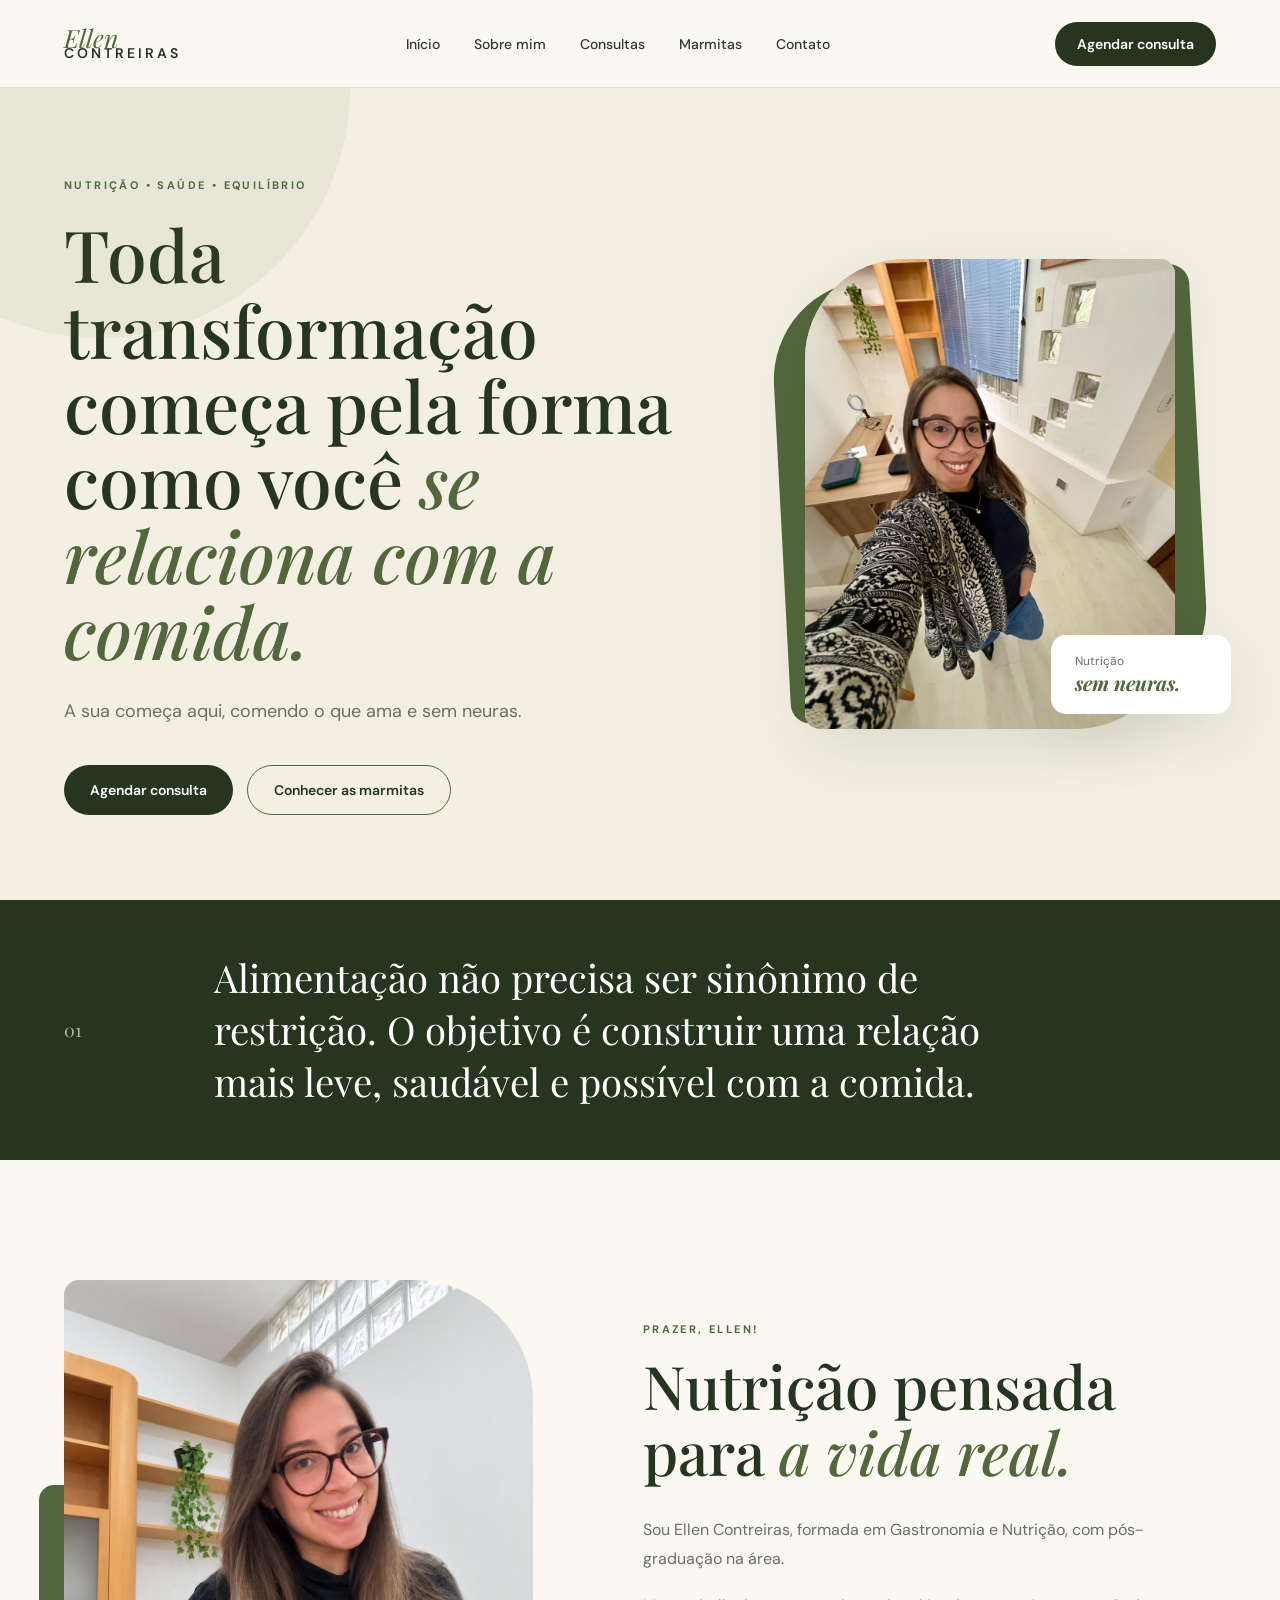
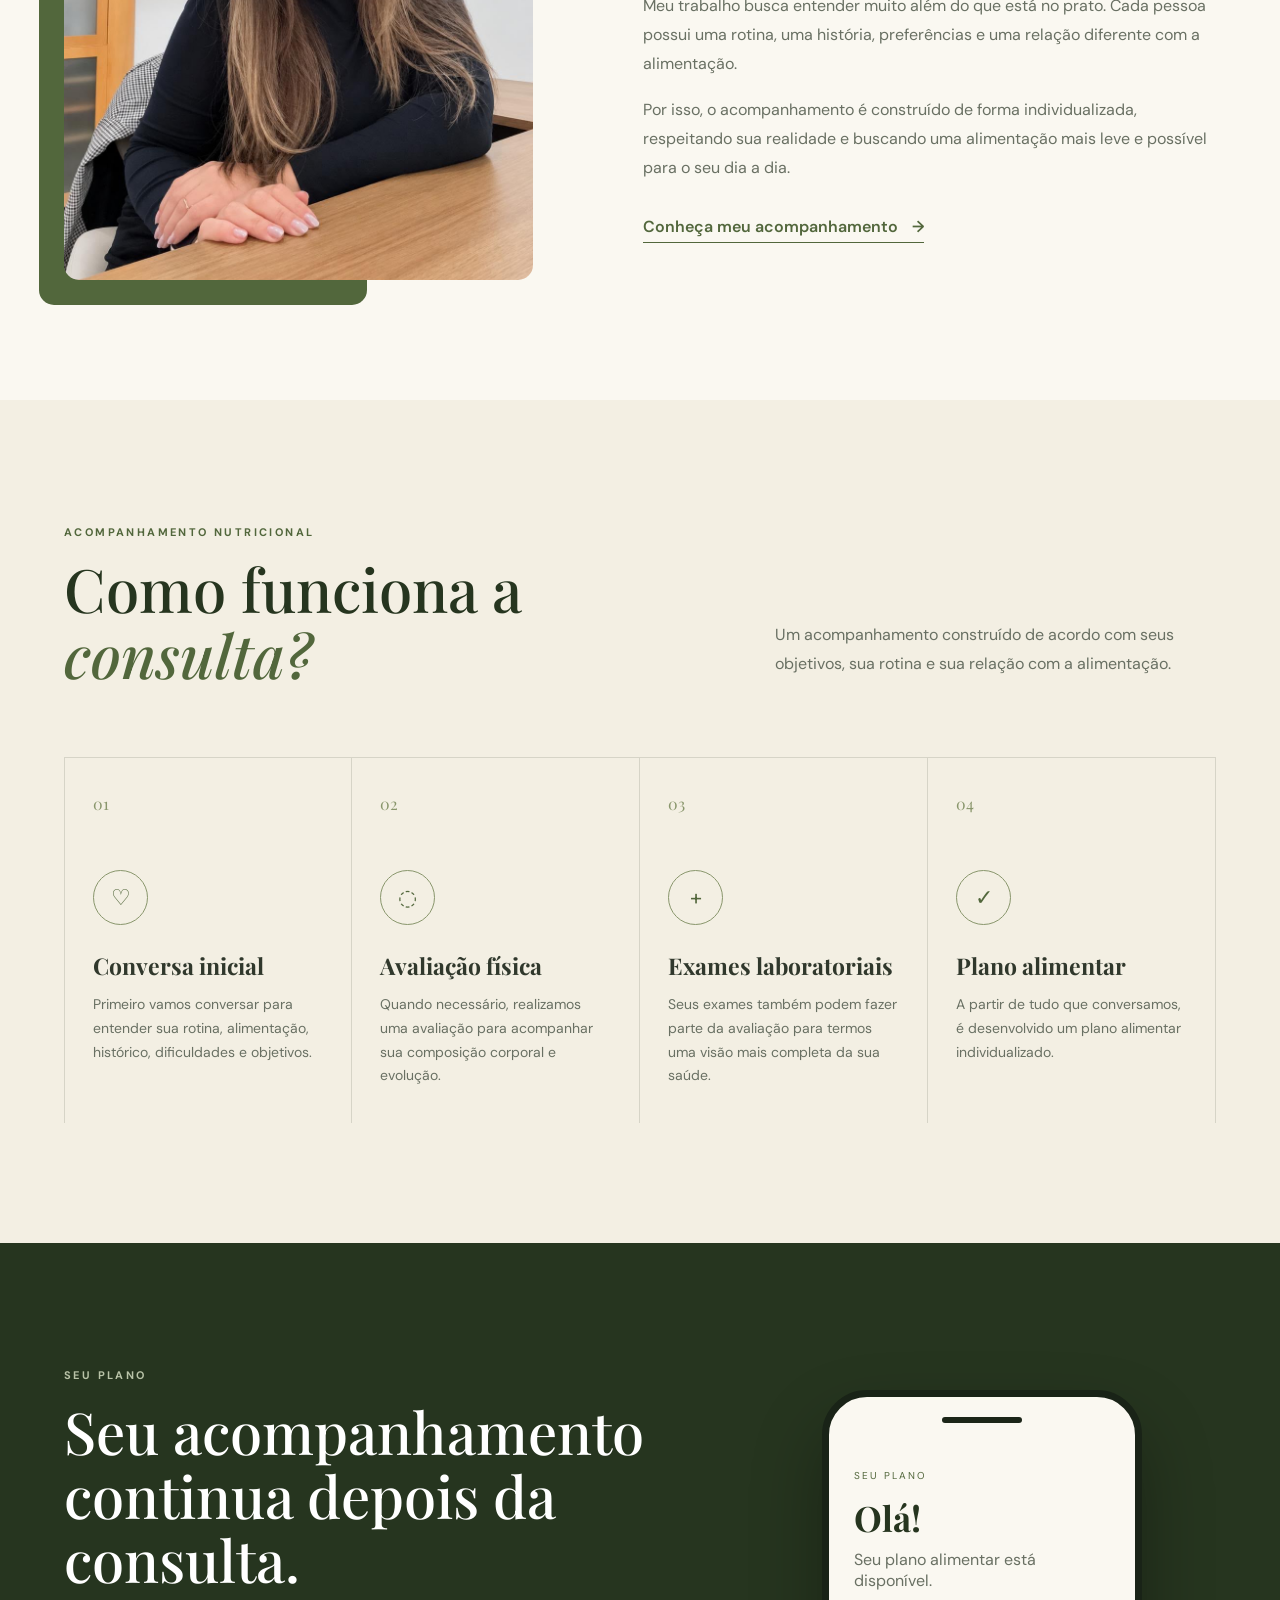
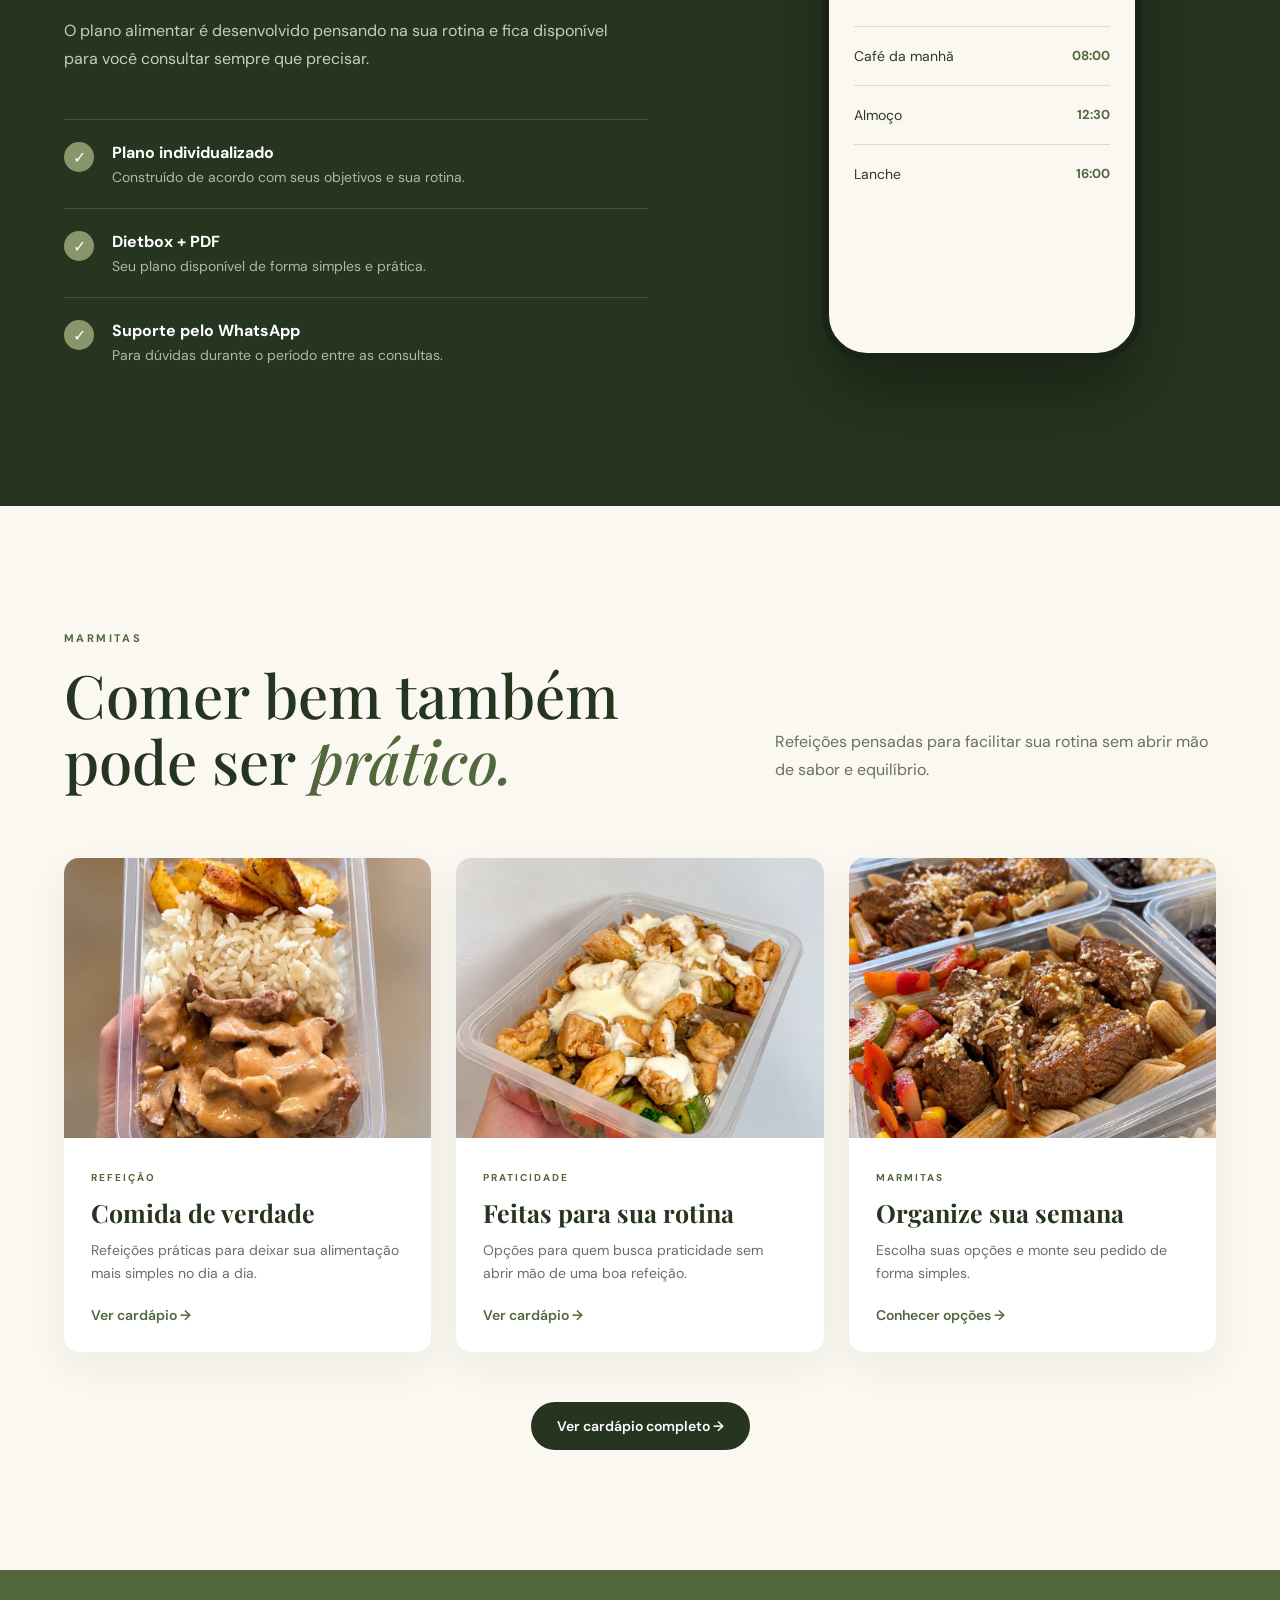
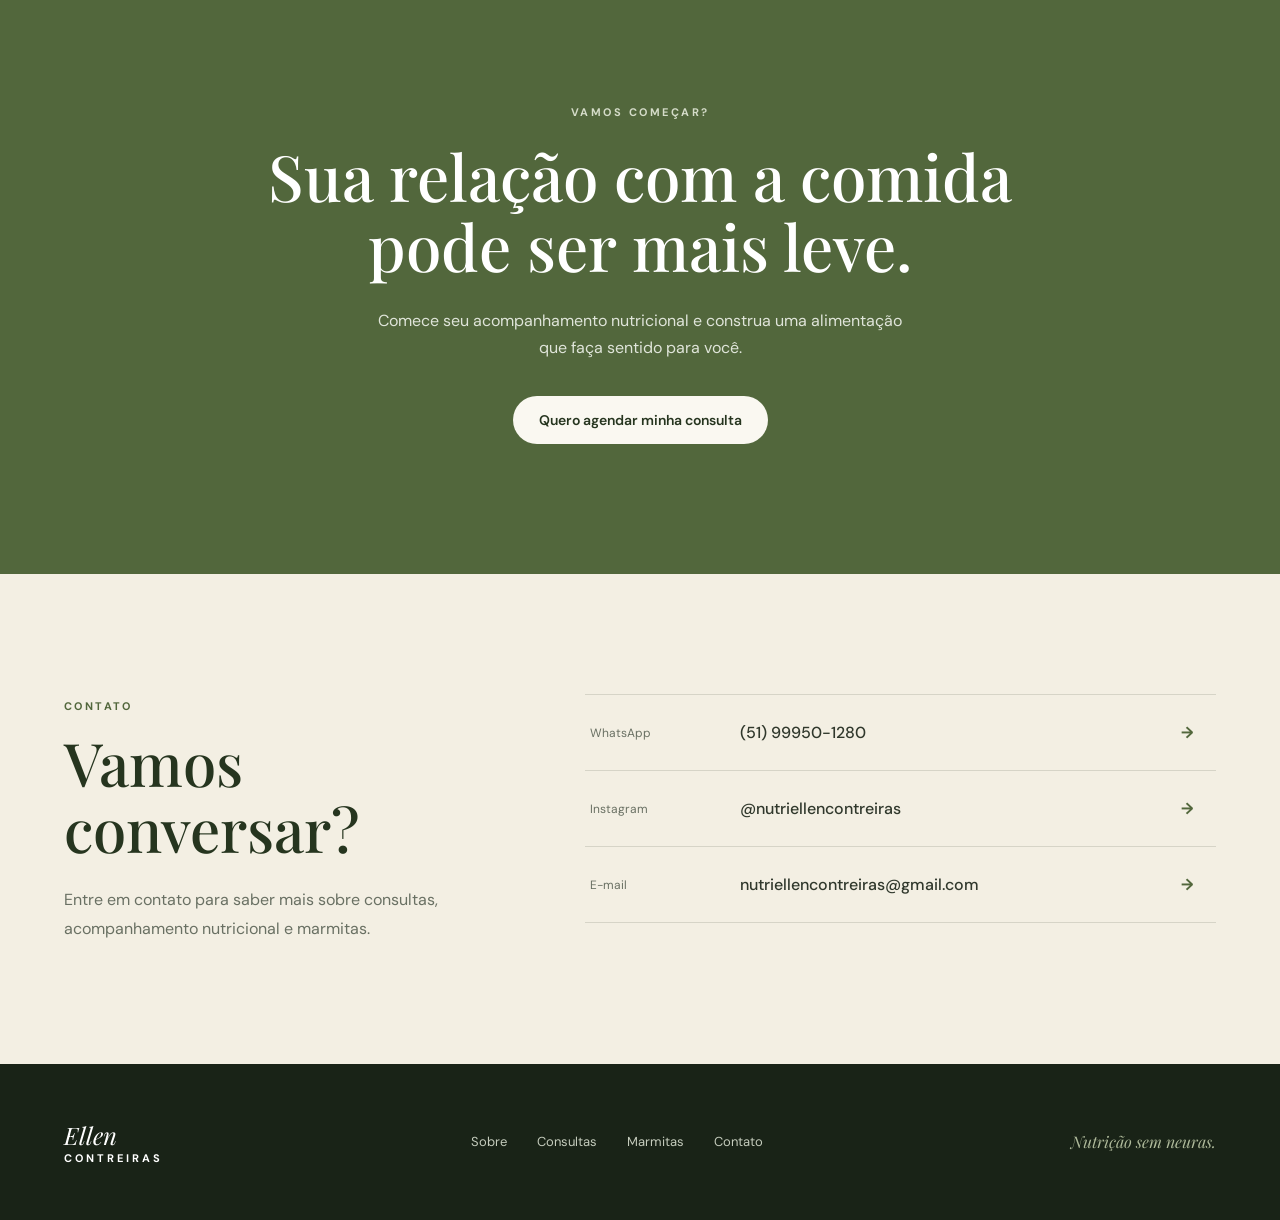
<file: index.html>
<!DOCTYPE html>
<html lang="pt-BR">

<head>

    <meta charset="UTF-8">
    <meta name="viewport" content="width=device-width, initial-scale=1.0">

    <title>Ellen Contreiras | Nutricionista</title>

    <meta
        name="description"
        content="Nutrição individualizada, acompanhamento nutricional e alimentação sem neuras."
    >

    <link rel="stylesheet" href="style.css">

</head>


<body>


    <!-- =========================
         HEADER
    ========================== -->

    <header class="header">

        <div class="container nav">

            <a href="#inicio" class="logo">
                <span class="logo-name">Ellen</span>
                <span class="logo-lastname">Contreiras</span>
            </a>


            <nav class="nav-links" id="navLinks">

                <a href="#inicio">Início</a>

                <a href="#sobre">Sobre mim</a>

                <a href="#consultas">Consultas</a>

                <a href="#marmitas">Marmitas</a>

                <a href="#contato">Contato</a>

            </nav>


            <a href="#contato" class="btn-header">
                Agendar consulta
            </a>


            <button
                class="menu-mobile"
                id="menuMobile"
                aria-label="Abrir menu"
                aria-expanded="false"
            >
                ☰
            </button>

        </div>

    </header>



    <main>


        <!-- =========================
             HERO
        ========================== -->

        <section class="hero" id="inicio">

            <div class="container hero-container">


                <div class="hero-text">

                    <span class="eyebrow">
                        NUTRIÇÃO • SAÚDE • EQUILÍBRIO
                    </span>


                    <h1>

                        Toda transformação começa pela forma como você

                        <span>
                            se relaciona com a comida.
                        </span>

                    </h1>


                    <p class="hero-description">

                        A sua começa aqui, comendo o que ama

                        e sem neuras.

                    </p>


                    <div class="hero-buttons">

                        <a href="#contato" class="btn-primary">
                            Agendar consulta
                        </a>


                        <a href="#marmitas" class="btn-outline">
                            Conhecer as marmitas
                        </a>

                    </div>

                </div>



                <!-- FOTO PRINCIPAL -->

                <div class="hero-visual">

                    <div class="hero-shape"></div>


                    <div class="hero-photo">

                        <img
                            src="Imagens/Imagens ellen/Foto Ellen 1.jpg"
                            alt="Nutricionista Ellen Contreiras"
                        >

                    </div>


                    <div class="hero-badge">

                        <span>Nutrição</span>

                        <strong>
                            sem neuras.
                        </strong>

                    </div>

                </div>

            </div>

        </section>



        <!-- =========================
             MANIFESTO
        ========================== -->

        <section class="manifesto">

            <div class="container manifesto-content">

                <span>01</span>

                <p>

                    Alimentação não precisa ser sinônimo de

                    restrição. O objetivo é construir uma relação

                    mais leve, saudável e possível com a comida.

                </p>

            </div>

        </section>



        <!-- =========================
             SOBRE
        ========================== -->

        <section class="section about-section" id="sobre">

            <div class="container about-grid">


                <div class="about-image">

                    <div class="image-placeholder">

                        <img
                            src="Imagens/Imagens ellen/Foto Ellen 2.jpg"
                            alt="Ellen Contreiras"
                        >

                    </div>

                    <div class="about-decoration"></div>

                </div>



                <div class="about-content">

                    <span class="section-label">
                        PRAZER, ELLEN!
                    </span>


                    <h2>

                        Nutrição pensada para

                        <em>a vida real.</em>

                    </h2>


                    <p>

                        Sou Ellen Contreiras, formada em Gastronomia

                        e Nutrição, com pós-graduação na área.

                    </p>


                    <p>

                        Meu trabalho busca entender muito além do que

                        está no prato. Cada pessoa possui uma rotina,

                        uma história, preferências e uma relação

                        diferente com a alimentação.

                    </p>


                    <p>

                        Por isso, o acompanhamento é construído de

                        forma individualizada, respeitando sua realidade

                        e buscando uma alimentação mais leve e possível

                        para o seu dia a dia.

                    </p>


                    <a href="#consultas" class="text-link">

                        Conheça meu acompanhamento

                        <span>→</span>

                    </a>

                </div>

            </div>

        </section>



        <!-- =========================
             CONSULTAS
        ========================== -->

        <section class="section consultations" id="consultas">

            <div class="container">


                <div class="section-heading">

                    <div>

                        <span class="section-label">
                            ACOMPANHAMENTO NUTRICIONAL
                        </span>


                        <h2>

                            Como funciona a

                            <em>consulta?</em>

                        </h2>

                    </div>


                    <p>

                        Um acompanhamento construído de acordo

                        com seus objetivos, sua rotina e sua

                        relação com a alimentação.

                    </p>

                </div>



                <div class="steps">


                    <article class="step-card">

                        <span class="step-number">
                            01
                        </span>


                        <div class="step-icon">
                            ♡
                        </div>


                        <h3>
                            Conversa inicial
                        </h3>


                        <p>

                            Primeiro vamos conversar para entender

                            sua rotina, alimentação, histórico,

                            dificuldades e objetivos.

                        </p>

                    </article>



                    <article class="step-card">

                        <span class="step-number">
                            02
                        </span>


                        <div class="step-icon">
                            ◌
                        </div>


                        <h3>
                            Avaliação física
                        </h3>


                        <p>

                            Quando necessário, realizamos uma avaliação

                            para acompanhar sua composição corporal

                            e evolução.

                        </p>

                    </article>



                    <article class="step-card">

                        <span class="step-number">
                            03
                        </span>


                        <div class="step-icon">
                            +
                        </div>


                        <h3>
                            Exames laboratoriais
                        </h3>


                        <p>

                            Seus exames também podem fazer parte da

                            avaliação para termos uma visão mais

                            completa da sua saúde.

                        </p>

                    </article>



                    <article class="step-card">

                        <span class="step-number">
                            04
                        </span>


                        <div class="step-icon">
                            ✓
                        </div>


                        <h3>
                            Plano alimentar
                        </h3>


                        <p>

                            A partir de tudo que conversamos, é

                            desenvolvido um plano alimentar

                            individualizado.

                        </p>

                    </article>

                </div>

            </div>

        </section>



        <!-- =========================
             PLANO ALIMENTAR
        ========================== -->

        <section class="plan-section">

            <div class="container plan-grid">


                <div class="plan-content">

                    <span class="section-label light">
                        SEU PLANO
                    </span>


                    <h2>

                        Seu acompanhamento

                        continua depois da consulta.

                    </h2>


                    <p>

                        O plano alimentar é desenvolvido pensando

                        na sua rotina e fica disponível para você

                        consultar sempre que precisar.

                    </p>



                    <div class="plan-features">


                        <div class="plan-feature">

                            <span>✓</span>

                            <div>

                                <strong>
                                    Plano individualizado
                                </strong>

                                <p>

                                    Construído de acordo com seus

                                    objetivos e sua rotina.

                                </p>

                            </div>

                        </div>



                        <div class="plan-feature">

                            <span>✓</span>

                            <div>

                                <strong>
                                    Dietbox + PDF
                                </strong>

                                <p>

                                    Seu plano disponível de forma

                                    simples e prática.

                                </p>

                            </div>

                        </div>



                        <div class="plan-feature">

                            <span>✓</span>

                            <div>

                                <strong>
                                    Suporte pelo WhatsApp
                                </strong>

                                <p>

                                    Para dúvidas durante o período

                                    entre as consultas.

                                </p>

                            </div>

                        </div>

                    </div>

                </div>



                <div class="plan-phone">

                    <div class="phone">

                        <div class="phone-top"></div>


                        <span class="phone-small">
                            SEU PLANO
                        </span>


                        <h3>
                            Olá!
                        </h3>


                        <p>

                            Seu plano alimentar

                            está disponível.

                        </p>



                        <div class="fake-meal">

                            <span>
                                Café da manhã
                            </span>

                            <strong>
                                08:00
                            </strong>

                        </div>


                        <div class="fake-meal">

                            <span>
                                Almoço
                            </span>

                            <strong>
                                12:30
                            </strong>

                        </div>


                        <div class="fake-meal">

                            <span>
                                Lanche
                            </span>

                            <strong>
                                16:00
                            </strong>

                        </div>

                    </div>

                </div>

            </div>

        </section>



        <!-- =========================
             MARMITAS
        ========================== -->

        <section class="section meals-section" id="marmitas">

            <div class="container">


                <div class="section-heading meals-heading">

                    <div>

                        <span class="section-label">
                            MARMITAS
                        </span>


                        <h2>

                            Comer bem também

                            pode ser <em>prático.</em>

                        </h2>

                    </div>


                    <p>

                        Refeições pensadas para facilitar sua rotina

                        sem abrir mão de sabor e equilíbrio.

                    </p>

                </div>



                <div class="meal-grid">


                    <!-- MARMITA 01 -->

                    <article class="meal-card">

                        <div class="meal-image">

                            <img
                                src="Imagens/Imagens ellen/Marmita Strogonoff.jpg"
                                alt="Marmita preparada por Ellen Contreiras"
                            >

                        </div>


                        <div class="meal-info">

                            <span class="meal-tag">
                                REFEIÇÃO
                            </span>


                            <h3>
                                Comida de verdade
                            </h3>


                            <p>

                                Refeições práticas para deixar

                                sua alimentação mais simples no dia a dia.

                            </p>


                            <a href="marmitas/index.html">
                                Ver cardápio →
                            </a>

                        </div>

                    </article>



                    <!-- MARMITA 02 -->

                    <article class="meal-card">

                        <div class="meal-image">

                            <img
                                src="Imagens/Imagens ellen/Marmita 2.jpg"
                                alt="Refeição preparada por Ellen Contreiras"
                            >

                        </div>


                        <div class="meal-info">

                            <span class="meal-tag">
                                PRATICIDADE
                            </span>


                            <h3>
                                Feitas para sua rotina
                            </h3>


                            <p>

                                Opções para quem busca praticidade

                                sem abrir mão de uma boa refeição.

                            </p>


                            <a href="marmitas/index.html">
                                Ver cardápio →
                            </a>

                        </div>

                    </article>



                    <!-- MARMITA 03 -->

                    <article class="meal-card">

                        <div class="meal-image">

                            <img
                                src="Imagens/Imagens ellen/Marmitas variadas.jpg"
                                alt="Marmitas prontas"
                            >

                        </div>


                        <div class="meal-info">

                            <span class="meal-tag">
                                MARMITAS
                            </span>


                            <h3>
                                Organize sua semana
                            </h3>


                            <p>

                                Escolha suas opções e monte

                                seu pedido de forma simples.

                            </p>


                            <a href="marmitas/index.html">
                                Conhecer opções →
                            </a>

                        </div>

                    </article>

                </div>



                <div class="meals-button">

                    <a
                        href="marmitas/index.html"
                        class="btn-primary"
                    >
                        Ver cardápio completo →
                    </a>

                </div>

            </div>

        </section>



        <!-- =========================
             CTA
        ========================== -->

        <section class="cta-section">

            <div class="container cta-content">

                <span>
                    VAMOS COMEÇAR?
                </span>


                <h2>

                    Sua relação com a comida

                    pode ser mais leve.

                </h2>


                <p>

                    Comece seu acompanhamento nutricional

                    e construa uma alimentação que faça

                    sentido para você.

                </p>


                <a href="#contato" class="btn-light">
                    Quero agendar minha consulta
                </a>

            </div>

        </section>



        <!-- =========================
             CONTATO
        ========================== -->

        <section class="section contact-section" id="contato">

            <div class="container contact-grid">


                <div class="contact-title">

                    <span class="section-label">
                        CONTATO
                    </span>


                    <h2>
                        Vamos conversar?
                    </h2>


                    <p>

                        Entre em contato para saber mais

                        sobre consultas, acompanhamento

                        nutricional e marmitas.

                    </p>

                </div>



                <div class="contact-list">


                    <a
                        href="https://wa.me/5551999501280"
                        target="_blank"
                        rel="noopener noreferrer"
                        class="contact-item"
                    >

                        <span>
                            WhatsApp
                        </span>

                        <strong>
                            (51) 99950-1280
                        </strong>

                        <b>→</b>

                    </a>



                    <a
                        href="https://instagram.com/nutriellencontreiras"
                        target="_blank"
                        rel="noopener noreferrer"
                        class="contact-item"
                    >

                        <span>
                            Instagram
                        </span>

                        <strong>
                            @nutriellencontreiras
                        </strong>

                        <b>→</b>

                    </a>



                    <a
                        href="mailto:nutriellencontreiras@gmail.com"
                        class="contact-item"
                    >

                        <span>
                            E-mail
                        </span>

                        <strong>
                            nutriellencontreiras@gmail.com
                        </strong>

                        <b>→</b>

                    </a>

                </div>

            </div>

        </section>

    </main>



    <!-- =========================
         FOOTER
    ========================== -->

    <footer class="footer">

        <div class="container footer-content">


            <div class="footer-logo">

                <span>
                    Ellen
                </span>

                <strong>
                    Contreiras
                </strong>

            </div>



            <div class="footer-links">

                <a href="#sobre">
                    Sobre
                </a>

                <a href="#consultas">
                    Consultas
                </a>

                <a href="#marmitas">
                    Marmitas
                </a>

                <a href="#contato">
                    Contato
                </a>

            </div>


            <p>
                Nutrição sem neuras.
            </p>

        </div>

    </footer>


    <script src="script.js"></script>

</body>

</html>
</file>
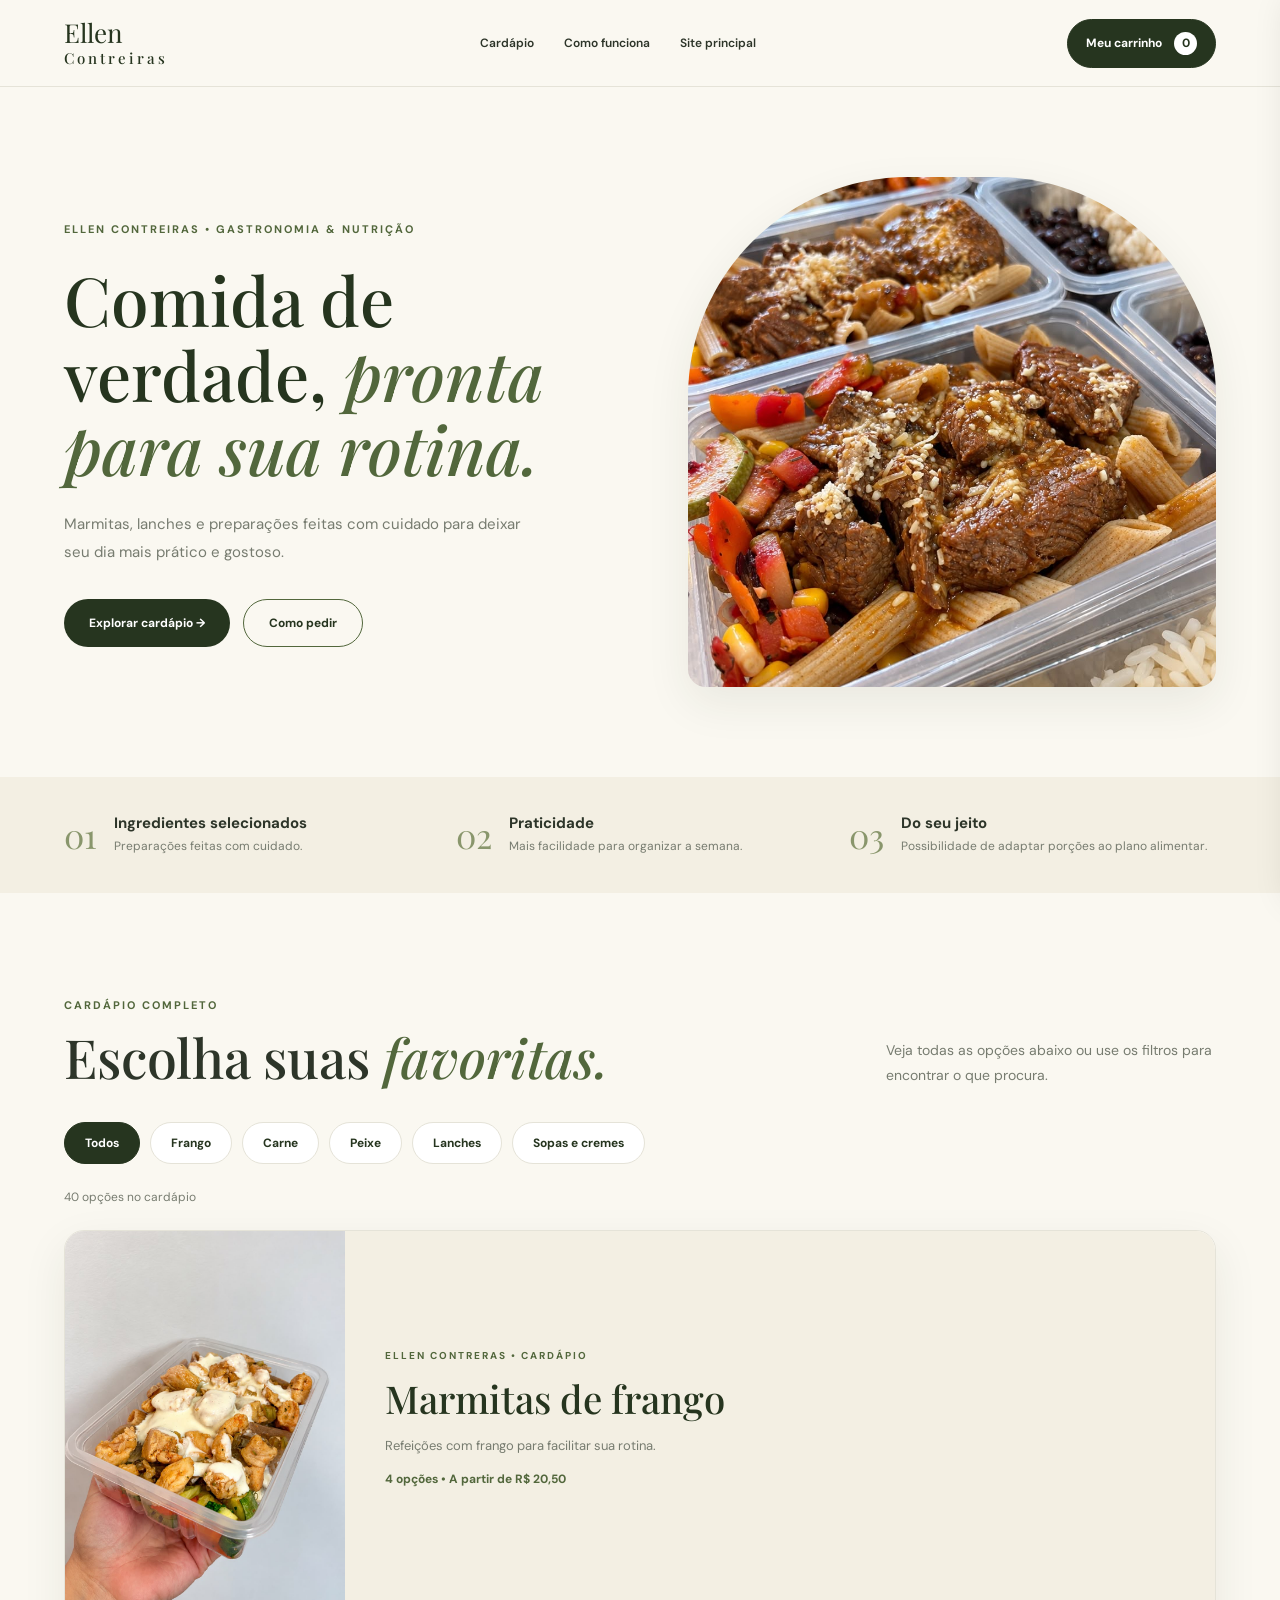
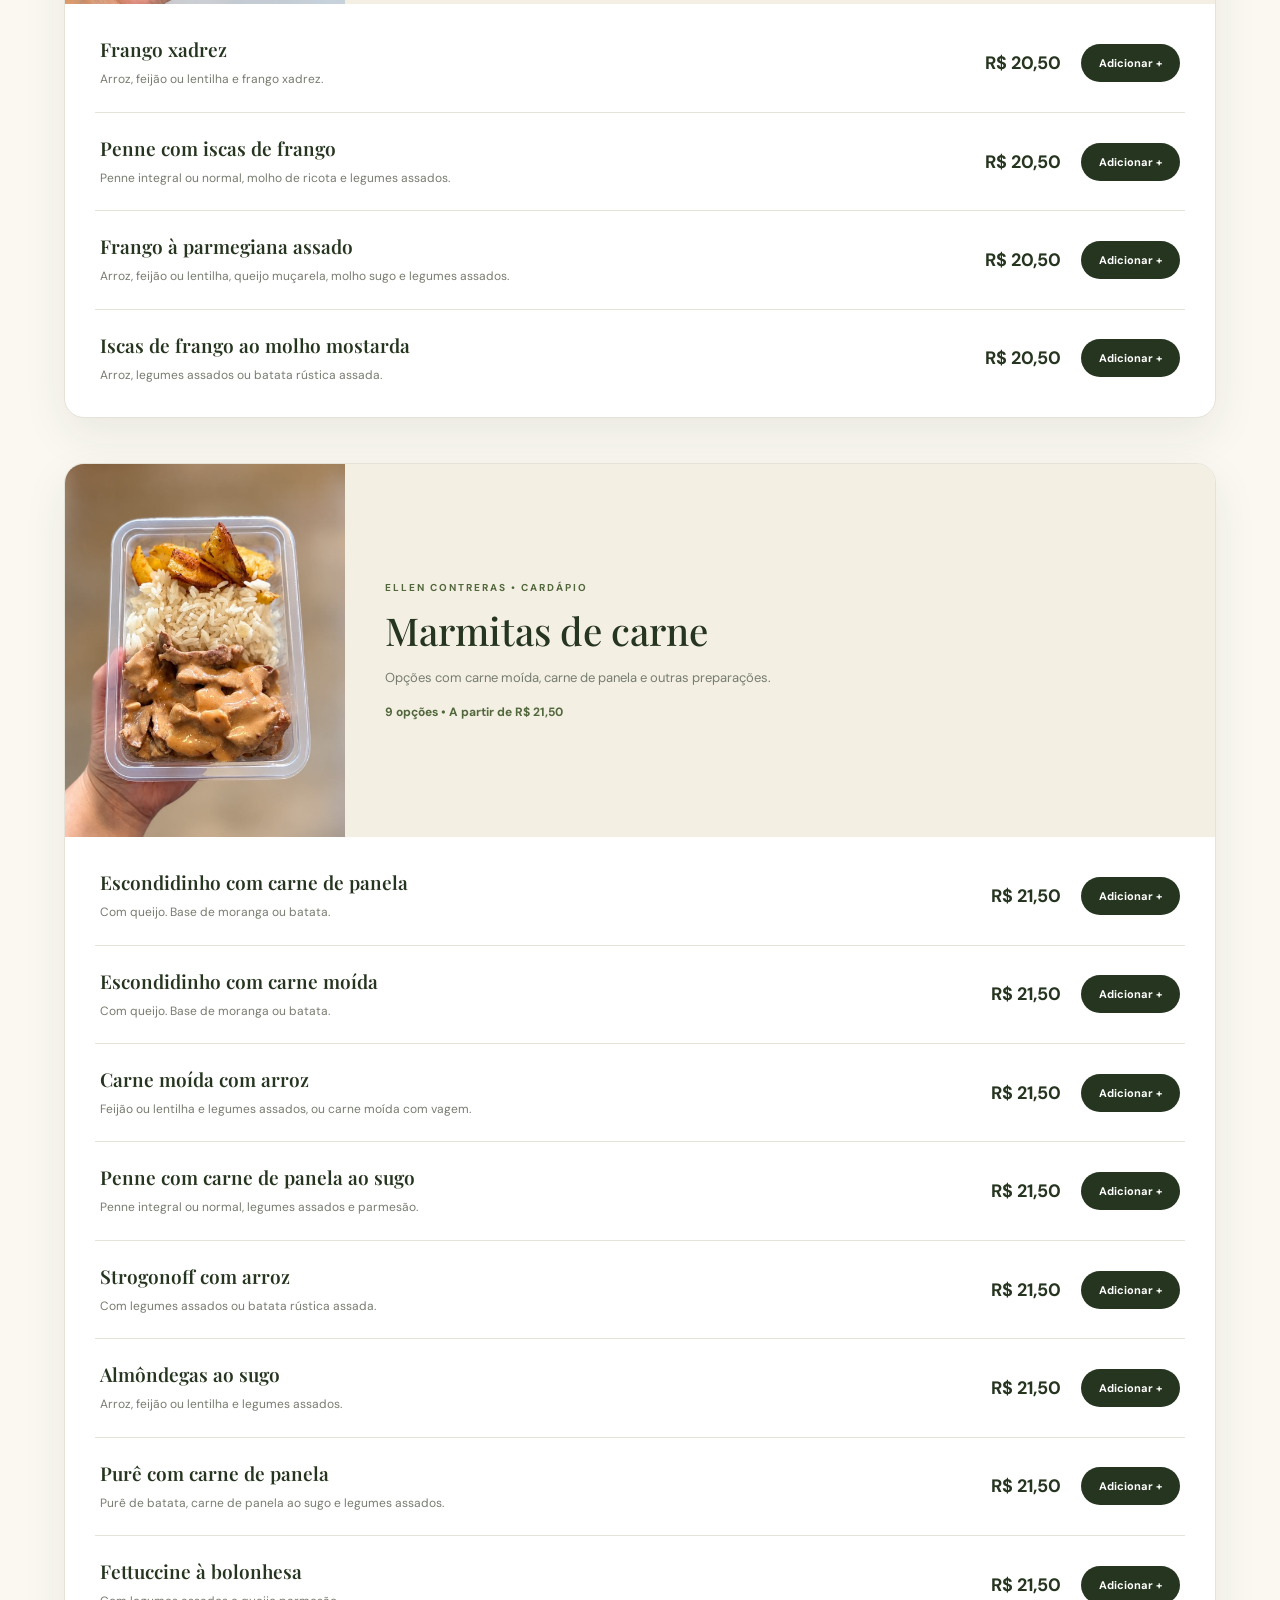
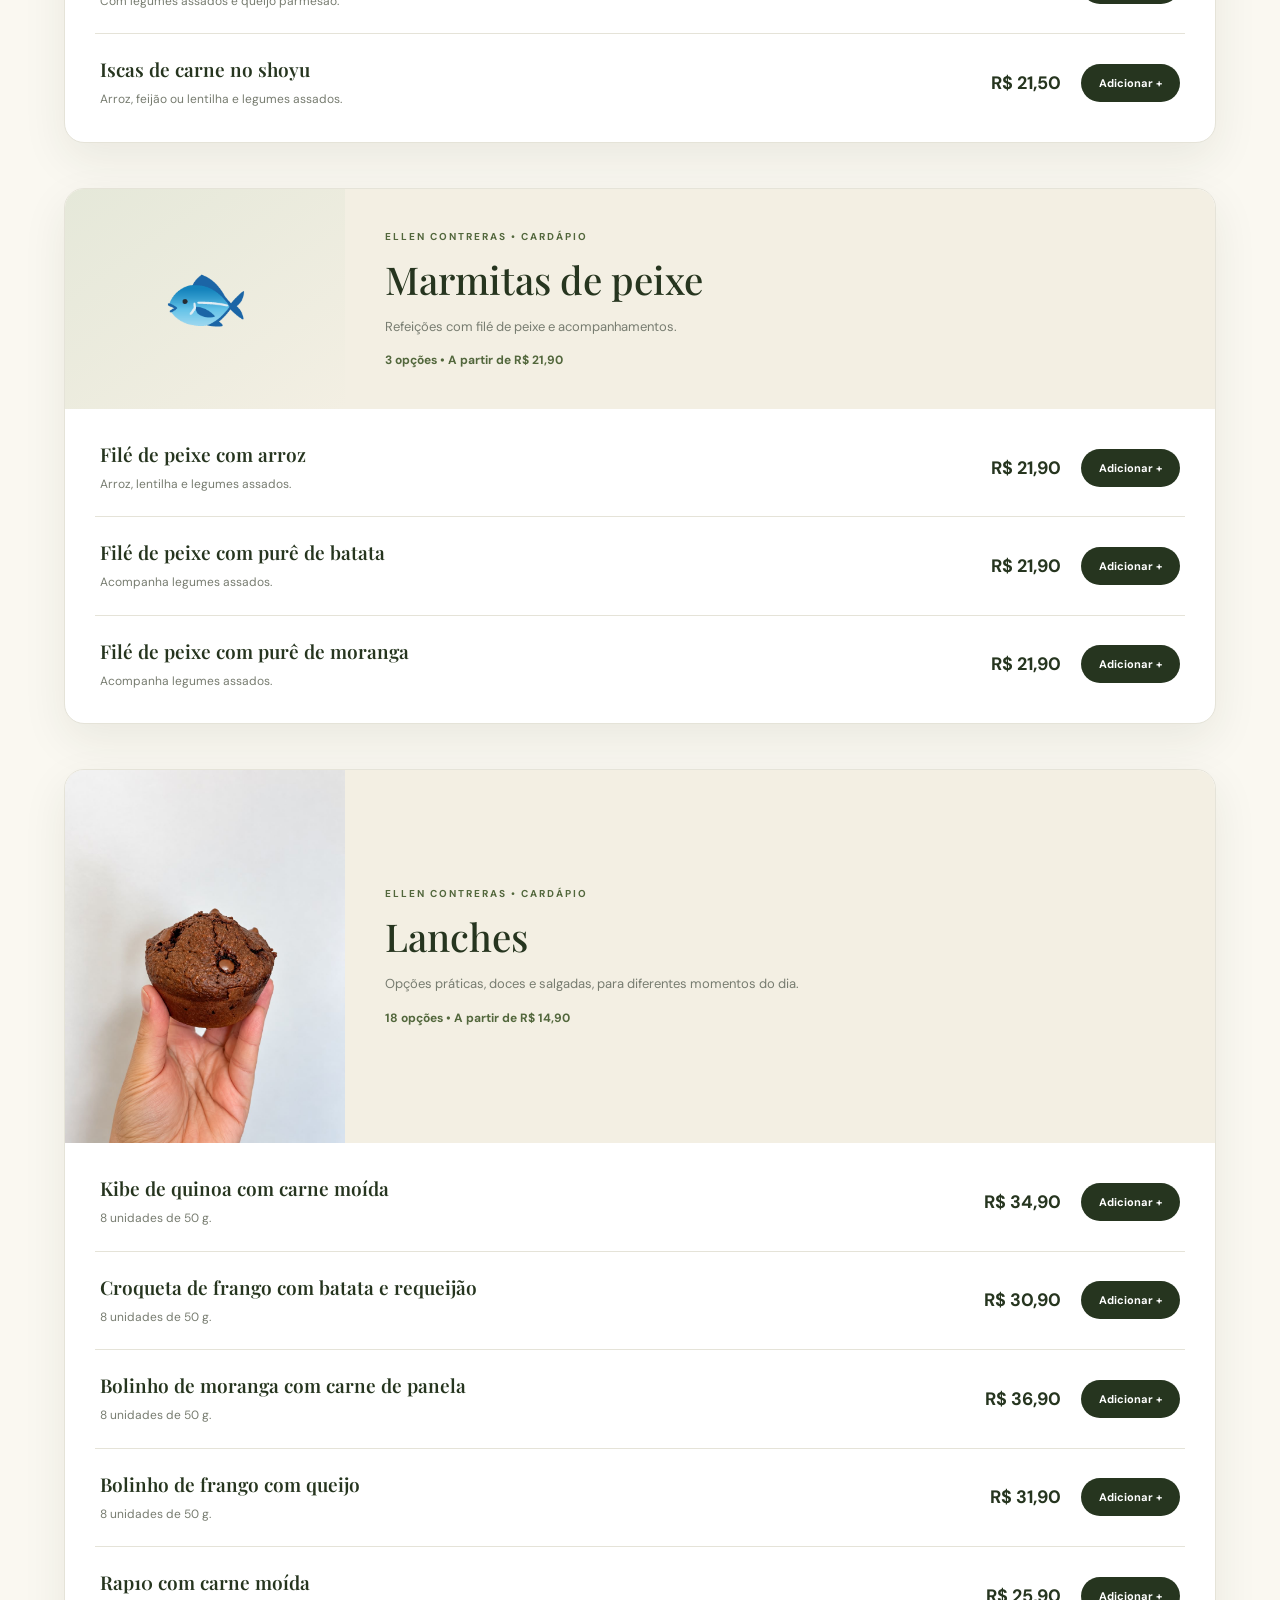
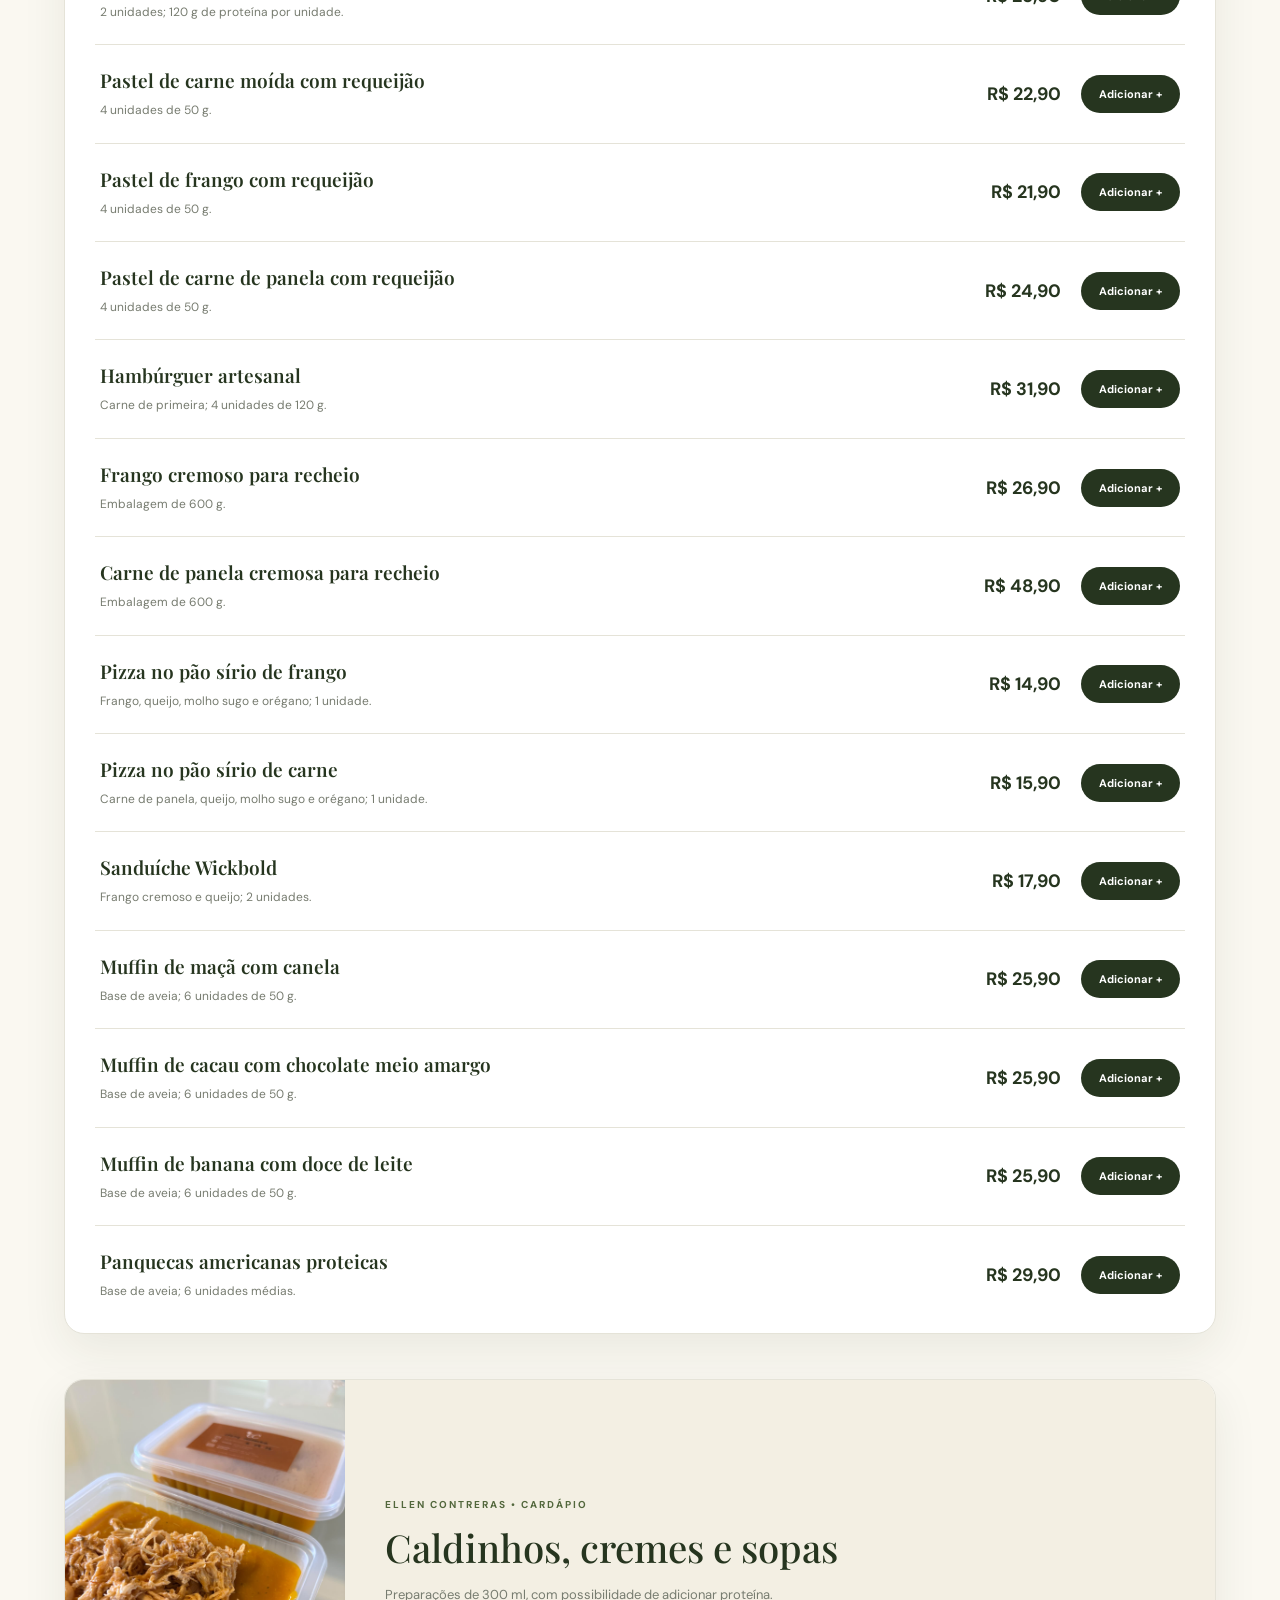
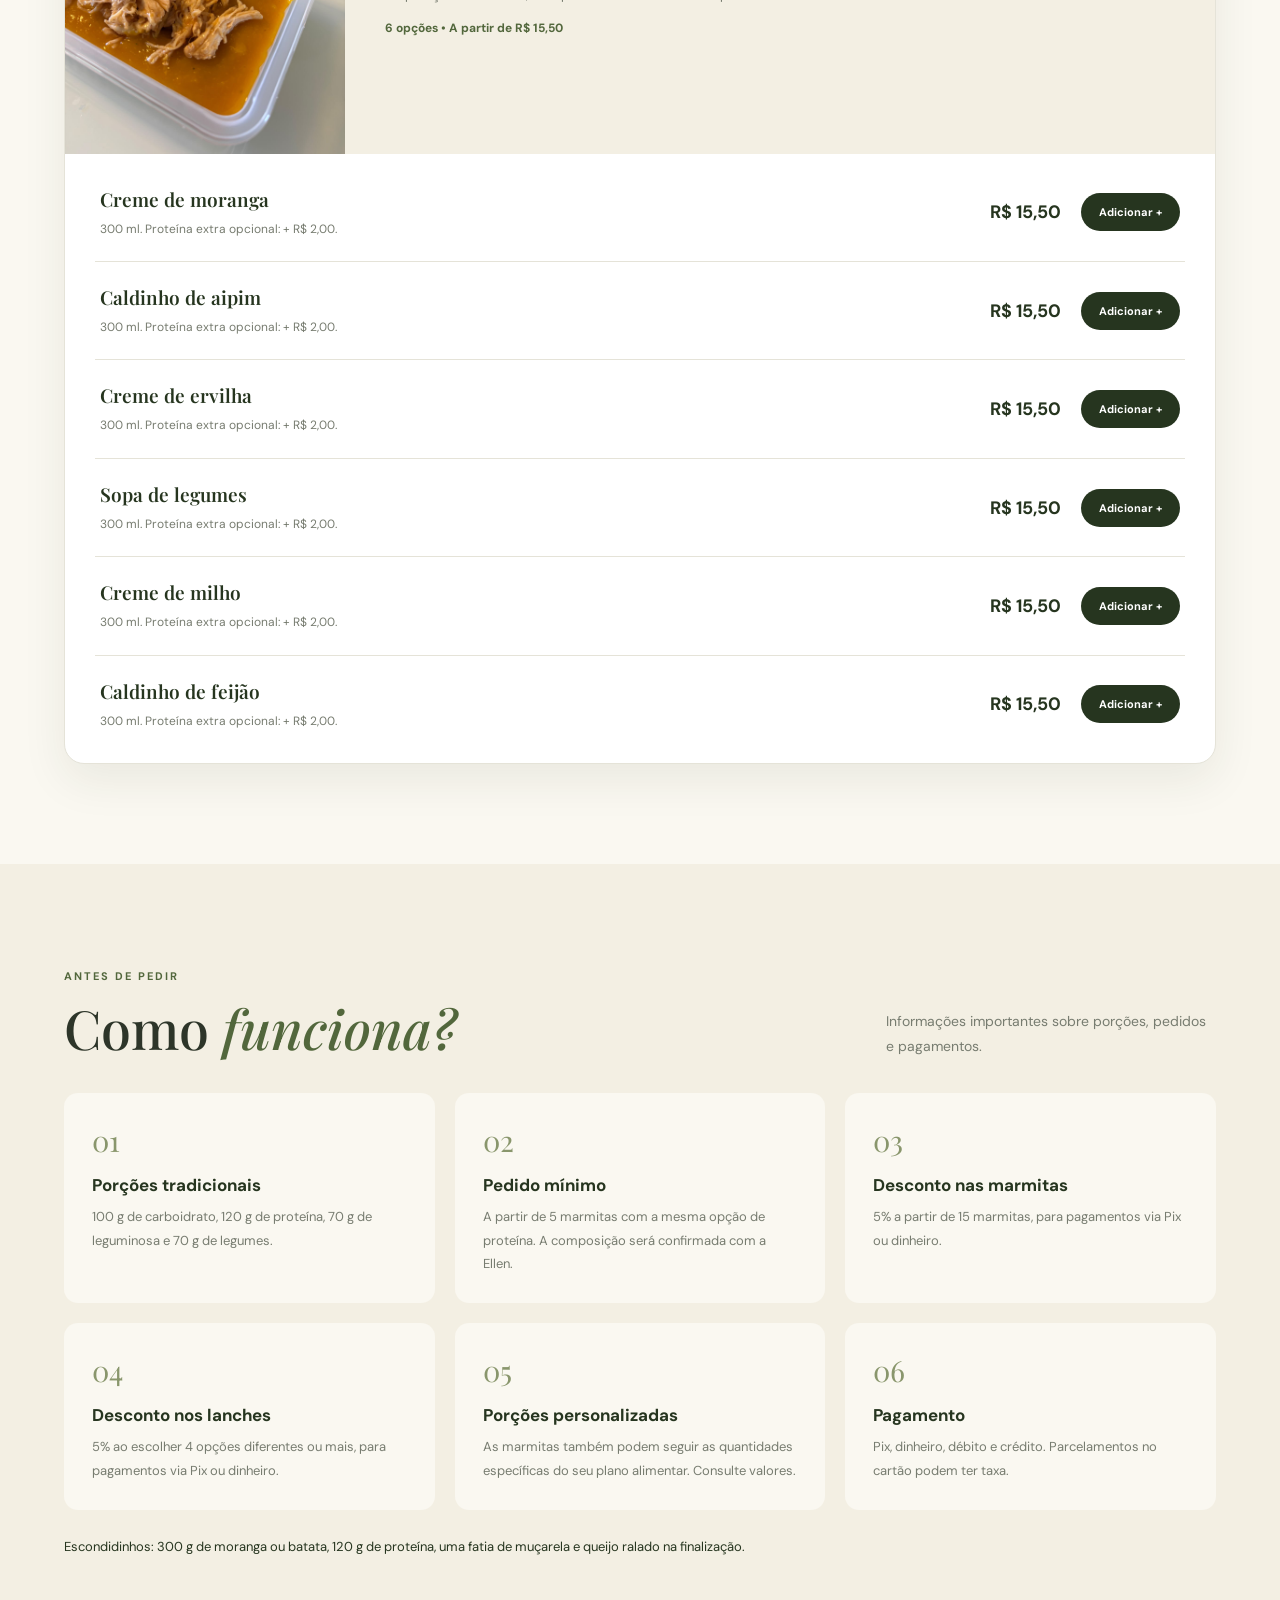
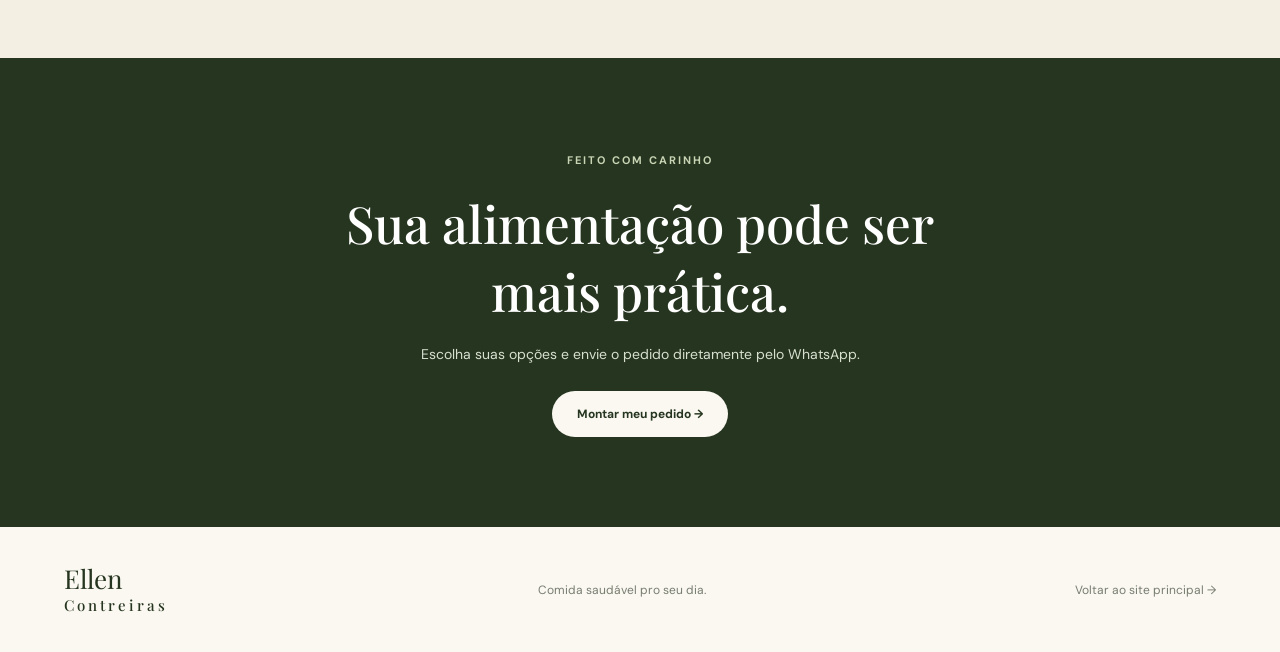
<file: marmitas/index.html>
<!DOCTYPE html>
<html lang="pt-BR">
<head>
  <meta charset="UTF-8">
  <meta name="viewport" content="width=device-width, initial-scale=1.0">
  <meta name="description" content="Cardápio de marmitas, lanches e sopas da Ellen Contreiras.">
  <title>Cardápio | Ellen Contreiras</title>

  <link rel="preconnect" href="https://fonts.googleapis.com">
  <link rel="preconnect" href="https://fonts.gstatic.com" crossorigin>
  <link href="https://fonts.googleapis.com/css2?family=DM+Sans:wght@400;500;600;700&family=Playfair+Display:ital,wght@0,500;0,600;1,500&display=swap" rel="stylesheet">

  <link rel="stylesheet" href="marmitas.css">
</head>

<body>

<header class="header">
  <div class="container nav">

    <a href="../index.html" class="logo">
      <span>Ellen</span>
      <strong>Contreiras</strong>
    </a>

    <nav class="nav-links">
      <a href="#cardapio">Cardápio</a>
      <a href="#regras">Como funciona</a>
      <a href="../index.html">Site principal</a>
    </nav>

    <button class="cart-button" id="openCart" type="button">
      <span>Meu carrinho</span>
      <span class="cart-count" id="cartCount">0</span>
    </button>

  </div>
</header>

<main>

  <section class="hero">
    <div class="container hero-grid">

      <div class="hero-content">
        <span class="eyebrow">ELLEN CONTREIRAS • GASTRONOMIA & NUTRIÇÃO</span>

        <h1>Comida de verdade, <em>pronta para sua rotina.</em></h1>

        <p>
          Marmitas, lanches e preparações feitas com cuidado
          para deixar seu dia mais prático e gostoso.
        </p>

        <div class="hero-buttons">
          <a class="btn-primary" href="#cardapio">Explorar cardápio →</a>
          <a class="btn-secondary" href="#regras">Como pedir</a>
        </div>
      </div>

      <div class="hero-photo">
        <img
          src="../Imagens/Imagens ellen/Marmitas variadas.jpg"
          alt="Marmitas da Ellen Contreiras"
        >
      </div>

    </div>
  </section>

  <section class="benefits">
    <div class="container benefits-grid">

      <div class="benefit">
        <span class="benefit-number">01</span>
        <div>
          <h3>Ingredientes selecionados</h3>
          <p>Preparações feitas com cuidado.</p>
        </div>
      </div>

      <div class="benefit">
        <span class="benefit-number">02</span>
        <div>
          <h3>Praticidade</h3>
          <p>Mais facilidade para organizar a semana.</p>
        </div>
      </div>

      <div class="benefit">
        <span class="benefit-number">03</span>
        <div>
          <h3>Do seu jeito</h3>
          <p>Possibilidade de adaptar porções ao plano alimentar.</p>
        </div>
      </div>

    </div>
  </section>

  <section class="section products-section" id="cardapio">
    <div class="container">

      <div class="section-heading">
        <div>
          <span class="section-label">CARDÁPIO COMPLETO</span>
          <h2>Escolha suas <em>favoritas.</em></h2>
        </div>

        <p>
          Veja todas as opções abaixo ou use os filtros
          para encontrar o que procura.
        </p>
      </div>

      <div class="filters" id="filters">
        <button class="filter active" data-filter="todos" type="button">Todos</button>
        <button class="filter" data-filter="frango" type="button">Frango</button>
        <button class="filter" data-filter="carne" type="button">Carne</button>
        <button class="filter" data-filter="peixe" type="button">Peixe</button>
        <button class="filter" data-filter="lanches" type="button">Lanches</button>
        <button class="filter" data-filter="sopas" type="button">Sopas e cremes</button>
      </div>

      <p class="results-label" id="resultsLabel"></p>

      <div class="products-grid" id="productsGrid"></div>

    </div>
  </section>

  <section class="section how-section" id="regras">
    <div class="container">

      <div class="section-heading">
        <div>
          <span class="section-label">ANTES DE PEDIR</span>
          <h2>Como <em>funciona?</em></h2>
        </div>

        <p>Informações importantes sobre porções, pedidos e pagamentos.</p>
      </div>

      <div class="rules-grid">

        <article class="rule-card">
          <span>01</span>
          <h3>Porções tradicionais</h3>
          <p>100 g de carboidrato, 120 g de proteína, 70 g de leguminosa e 70 g de legumes.</p>
        </article>

        <article class="rule-card">
          <span>02</span>
          <h3>Pedido mínimo</h3>
          <p>A partir de 5 marmitas com a mesma opção de proteína. A composição será confirmada com a Ellen.</p>
        </article>

        <article class="rule-card">
          <span>03</span>
          <h3>Desconto nas marmitas</h3>
          <p>5% a partir de 15 marmitas, para pagamentos via Pix ou dinheiro.</p>
        </article>

        <article class="rule-card">
          <span>04</span>
          <h3>Desconto nos lanches</h3>
          <p>5% ao escolher 4 opções diferentes ou mais, para pagamentos via Pix ou dinheiro.</p>
        </article>

        <article class="rule-card">
          <span>05</span>
          <h3>Porções personalizadas</h3>
          <p>As marmitas também podem seguir as quantidades específicas do seu plano alimentar. Consulte valores.</p>
        </article>

        <article class="rule-card">
          <span>06</span>
          <h3>Pagamento</h3>
          <p>Pix, dinheiro, débito e crédito. Parcelamentos no cartão podem ter taxa.</p>
        </article>

      </div>

      <p class="rules-note">
        Escondidinhos: 300 g de moranga ou batata, 120 g de proteína,
        uma fatia de muçarela e queijo ralado na finalização.
      </p>

    </div>
  </section>

  <section class="cta">
    <div class="container cta-content">
      <span>FEITO COM CARINHO</span>
      <h2>Sua alimentação pode ser mais prática.</h2>
      <p>Escolha suas opções e envie o pedido diretamente pelo WhatsApp.</p>
      <a href="#cardapio" class="btn-light">Montar meu pedido →</a>
    </div>
  </section>

</main>

<!-- FUNDO ESCURO DO CARRINHO -->
<div class="cart-overlay" id="cartOverlay"></div>

<!-- CARRINHO -->
<aside class="cart" id="cart" aria-label="Carrinho de compras">

  <div class="cart-header">
    <div>
      <span>SEU PEDIDO</span>
      <h2>Meu carrinho</h2>
    </div>

    <button
      class="close-cart"
      id="closeCart"
      type="button"
      aria-label="Fechar carrinho"
    >✕</button>
  </div>

  <!-- PRODUTOS ESCOLHIDOS -->
  <div class="cart-items" id="cartItems">
    <div class="empty-cart">Seu carrinho está vazio.</div>
  </div>

  <div class="cart-footer">

    <!-- INFORMAÇÕES DO CLIENTE -->
    <details class="customer-fields" id="customerFields">
      <summary>Informações para finalizar o pedido</summary>

      <div class="customer-fields-content">

        <p>Preencha seus dados somente na hora de finalizar.</p>

        <label for="customerName">Seu nome *</label>
        <input
          type="text"
          id="customerName"
          placeholder="Digite seu nome"
          autocomplete="name"
          maxlength="100"
        >

        <label for="deliveryType">Como deseja receber? *</label>
        <select id="deliveryType">
          <option value="">Selecione uma opção</option>
          <option value="Entrega">Entrega</option>
          <option value="Retirada">Retirada</option>
        </select>

        <!-- ENDEREÇO DE ENTREGA -->
        <div id="addressField" hidden>

          <label for="customerAddress">Rua ou avenida *</label>
          <input
            type="text"
            id="customerAddress"
            placeholder="Ex.: Rua das Flores"
            autocomplete="address-line1"
            maxlength="150"
          >

          <label for="customerNumber">Número *</label>
          <input
            type="text"
            id="customerNumber"
            placeholder="Ex.: 123"
            maxlength="20"
          >

          <label class="no-number-option" for="noNumber">
            <input type="checkbox" id="noNumber">
            Minha casa não tem número
          </label>

          <label for="customerComplement">Complemento</label>
          <input
            type="text"
            id="customerComplement"
            placeholder="Ex.: apartamento 302, bloco B (opcional)"
            autocomplete="address-line2"
            maxlength="100"
          >

          <label for="customerNeighborhood">Bairro *</label>
          <input
            type="text"
            id="customerNeighborhood"
            placeholder="Seu bairro"
            maxlength="100"
          >

          <label for="customerCity">Cidade *</label>
          <input
            type="text"
            id="customerCity"
            placeholder="Sua cidade"
            autocomplete="address-level2"
            maxlength="100"
          >

          <label for="customerReference">Ponto de referência</label>
          <input
            type="text"
            id="customerReference"
            placeholder="Ex.: perto do mercado (opcional)"
            maxlength="150"
          >

        </div>

        <label for="customerNotes">Observações (opcional)</label>
        <textarea
          id="customerNotes"
          rows="2"
          placeholder="Ex.: sem cebola, preferência de acompanhamento..."
          maxlength="500"
        ></textarea>

        <p
          id="customerError"
          class="customer-error"
          role="alert"
          hidden
        ></p>

      </div>
    </details>

    <!-- FORMA DE PAGAMENTO -->
    <label class="payment-label" for="paymentMethod">
      Forma de pagamento
    </label>

    <select class="payment-select" id="paymentMethod">
      <option value="pix">Pix</option>
      <option value="dinheiro">Dinheiro</option>
      <option value="debito">Cartão de débito</option>
      <option value="credito">Cartão de crédito</option>
    </select>

    <!-- RESUMO E TOTAL -->
    <div class="cart-summary">

      <div>
        <span>Subtotal</span>
        <strong id="cartSubtotal">R$ 0,00</strong>
      </div>

      <div>
        <span>Desconto estimado</span>
        <strong id="cartDiscount">R$ 0,00</strong>
      </div>

      <div class="summary-total">
        <span>Total estimado</span>
        <strong id="cartTotal">R$ 0,00</strong>
      </div>

    </div>

    <!-- AVISO E FINALIZAÇÃO -->
    <p class="cart-warning" id="cartWarning"></p>

    <button class="checkout-button" id="checkout" type="button">
      Finalizar pelo WhatsApp →
    </button>

    <p class="cart-note">
      O pedido e os valores serão confirmados pela Ellen.
      Entrega, adaptações e eventuais taxas não estão incluídas.
    </p>

  </div>
</aside>

<footer class="footer">
  <div class="container footer-content">

    <a href="../index.html" class="footer-logo">
      <span>Ellen</span>
      <strong>Contreiras</strong>
    </a>

    <p>Comida saudável pro seu dia.</p>

    <a href="../index.html">Voltar ao site principal →</a>

  </div>
</footer>

<script src="marmitas.js"></script>

</body>
</html>
</file>
<file: style.css>
/* =========================================
   FONTES
========================================= */

@import url('https://fonts.googleapis.com/css2?family=DM+Sans:wght@400;500;600;700&family=Playfair+Display:ital,wght@0,500;0,600;1,500&display=swap');


/* =========================================
   VARIÁVEIS
========================================= */

:root {

    --green-dark: #26351f;
    --green: #52673c;
    --green-light: #89966c;

    --cream: #f3efe3;
    --cream-light: #faf8f1;

    --white: #ffffff;

    --text: #30382c;
    --text-light: #697063;

    --border: rgba(38, 53, 31, 0.14);

    --shadow:
        0 20px 60px rgba(38, 53, 31, 0.10);

}


/* =========================================
   RESET
========================================= */

* {
    margin: 0;
    padding: 0;
    box-sizing: border-box;
}


html {
    scroll-behavior: smooth;
}


body {

    font-family: "DM Sans", sans-serif;

    color: var(--text);

    background: var(--cream-light);

    overflow-x: hidden;

}


a {
    color: inherit;
}


button {
    font-family: inherit;
}


.container {

    width: min(1160px, 90%);

    margin: 0 auto;

}


/* =========================================
   HEADER
========================================= */

.header {

    width: 100%;

    height: 88px;

    display: flex;

    align-items: center;

    position: sticky;

    top: 0;

    z-index: 1000;

    background:
        rgba(250, 248, 241, 0.93);

    backdrop-filter: blur(15px);

    border-bottom:
        1px solid var(--border);

}


.nav {

    display: flex;

    justify-content: space-between;

    align-items: center;

}


/* LOGO */

.logo {

    display: flex;

    flex-direction: column;

    text-decoration: none;

    line-height: .85;

}


.logo-name {

    font-family:
        "Playfair Display",
        serif;

    font-size: 25px;

    font-style: italic;

    color: var(--green);

}


.logo-lastname {

    font-size: 14px;

    font-weight: 600;

    letter-spacing: 3px;

    text-transform: uppercase;

    color: var(--green-dark);

}


/* NAVEGAÇÃO */

.nav-links {

    display: flex;

    gap: 34px;

}


.nav-links a {

    position: relative;

    text-decoration: none;

    font-size: 14px;

    font-weight: 500;

    color: var(--text);

}


.nav-links a::after {

    content: "";

    position: absolute;

    width: 0;

    height: 1px;

    background: var(--green);

    left: 0;

    bottom: -6px;

    transition: .3s;

}


.nav-links a:hover::after {

    width: 100%;

}


/* BOTÃO HEADER */

.btn-header {

    text-decoration: none;

    background: var(--green-dark);

    color: white;

    padding: 13px 22px;

    border-radius: 100px;

    font-size: 14px;

    font-weight: 600;

    transition: .3s;

}


.btn-header:hover {

    background: var(--green);

    transform: translateY(-2px);

}


.menu-mobile {

    display: none;

    border: none;

    background: none;

    font-size: 25px;

    cursor: pointer;

    color: var(--green-dark);

}


/* =========================================
   HERO
========================================= */

.hero {

    position: relative;

    min-height:
        calc(100vh - 88px);

    display: flex;

    align-items: center;

    background: var(--cream);

    overflow: hidden;

}


.hero::before {

    content: "";

    position: absolute;

    width: 500px;

    height: 500px;

    border-radius: 50%;

    background:
        rgba(105, 123, 76, .08);

    top: -250px;

    left: -150px;

}


.hero-container {

    display: grid;

    grid-template-columns:
        1.15fr .85fr;

    gap: 90px;

    align-items: center;

    padding-top: 80px;

    padding-bottom: 80px;

}


/* HERO TEXTO */

.eyebrow,
.section-label {

    display: inline-block;

    font-size: 11px;

    font-weight: 700;

    letter-spacing: 2.4px;

    color: var(--green);

}


.hero h1 {

    max-width: 720px;

    margin-top: 22px;

    font-family:
        "Playfair Display",
        serif;

    font-size:
        clamp(48px, 5.6vw, 76px);

    line-height: 1.05;

    font-weight: 500;

    color: var(--green-dark);

}


.hero h1 span {

    color: var(--green);

    font-style: italic;

}


.hero-description {

    max-width: 530px;

    margin-top: 28px;

    font-size: 18px;

    line-height: 1.7;

    color: var(--text-light);

}


/* BOTÕES */

.hero-buttons {

    display: flex;

    gap: 14px;

    margin-top: 38px;

}


.btn-primary,
.btn-outline,
.btn-light {

    display: inline-flex;

    align-items: center;

    justify-content: center;

    padding: 15px 26px;

    border-radius: 100px;

    font-size: 14px;

    font-weight: 600;

    text-decoration: none;

    transition: .3s;

}


.btn-primary {

    color: white;

    background: var(--green-dark);

}


.btn-primary:hover {

    background: var(--green);

    transform: translateY(-3px);

}


.btn-outline {

    border:
        1px solid var(--green);

    color: var(--green-dark);

}


.btn-outline:hover {

    background: var(--green);

    color: white;

}


/* =========================================
   HERO FOTO
========================================= */

.hero-visual {

    position: relative;

    min-height: 550px;

    display: flex;

    align-items: center;

    justify-content: center;

}


.hero-shape {

    position: absolute;

    width: 420px;

    height: 440px;

    border-radius:
        100px 20px 100px 20px;

    background: var(--green);

    transform:
        rotate(-3deg);

}


.hero-photo {

    position: relative;

    z-index: 2;

    width: 370px;

    height: 470px;

    display: flex;

    justify-content: center;

    align-items: center;

    border-radius:
        100px 15px 100px 15px;

    background: #d9d5c5;

    color: var(--text-light);

    box-shadow: var(--shadow);

    overflow: hidden;

}


.hero-badge {

    position: absolute;

    z-index: 5;

    right: -15px;

    bottom: 55px;

    min-width: 180px;

    padding: 18px 24px;

    display: flex;

    flex-direction: column;

    background: white;

    border-radius: 15px;

    box-shadow: var(--shadow);

}


.hero-badge span {

    font-size: 12px;

    color: var(--text-light);

}


.hero-badge strong {

    font-family:
        "Playfair Display",
        serif;

    font-size: 20px;

    font-style: italic;

    color: var(--green);

}


/* =========================================
   MANIFESTO
========================================= */

.manifesto {

    background: var(--green-dark);

    color: white;

}


.manifesto-content {

    min-height: 260px;

    display: grid;

    grid-template-columns:
        100px 1fr;

    align-items: center;

    gap: 50px;

}


.manifesto-content span {

    font-family:
        "Playfair Display",
        serif;

    font-size: 18px;

    color: #aeb99a;

}


.manifesto-content p {

    max-width: 850px;

    font-family:
        "Playfair Display",
        serif;

    font-size:
        clamp(26px, 3vw, 42px);

    line-height: 1.35;

}


/* =========================================
   SEÇÕES
========================================= */

.section {

    padding: 120px 0;

}


.section h2 {

    margin-top: 14px;

    font-family:
        "Playfair Display",
        serif;

    font-size:
        clamp(40px, 5vw, 60px);

    font-weight: 500;

    line-height: 1.1;

    color: var(--green-dark);

}


.section h2 em {

    font-weight: 500;

    color: var(--green);

}


/* =========================================
   SOBRE
========================================= */

.about-section {

    background: var(--cream-light);

}


.about-grid {

    display: grid;

    grid-template-columns:
        .9fr 1.1fr;

    gap: 110px;

    align-items: center;

}


.about-image {

    position: relative;

}


.image-placeholder {

    position: relative;

    z-index: 2;

    height: 600px;

    display: flex;

    align-items: center;

    justify-content: center;

    background: #dedacb;

    color: var(--text-light);

    border-radius:
        15px 120px 15px 15px;

    overflow: hidden;

}


.about-decoration {

    position: absolute;

    width: 70%;

    height: 70%;

    left: -25px;

    bottom: -25px;

    background: var(--green);

    border-radius: 15px;

}


.about-content h2 {

    max-width: 550px;

    margin-bottom: 32px;

}


.about-content p {

    margin-bottom: 18px;

    font-size: 16px;

    line-height: 1.8;

    color: var(--text-light);

}


.text-link {

    display: inline-flex;

    align-items: center;

    gap: 14px;

    margin-top: 15px;

    padding-bottom: 5px;

    text-decoration: none;

    font-weight: 600;

    color: var(--green);

    border-bottom:
        1px solid var(--green);

}


/* =========================================
   CONSULTAS
========================================= */

.consultations {

    background: var(--cream);

}


.section-heading {

    display: grid;

    grid-template-columns:
        1fr .7fr;

    gap: 80px;

    align-items: end;

}


.section-heading > p {

    max-width: 440px;

    padding-bottom: 8px;

    line-height: 1.8;

    color: var(--text-light);

}


/* CARDS */

.steps {

    display: grid;

    grid-template-columns:
        repeat(4, 1fr);

    margin-top: 70px;

    border-top:
        1px solid var(--border);

}


.step-card {

    min-height: 360px;

    padding: 35px 28px;

    border-right:
        1px solid var(--border);

    transition: .3s;

}


.step-card:first-child {

    border-left:
        1px solid var(--border);

}


.step-card:hover {

    background: var(--green-dark);

    color: white;

    transform:
        translateY(-8px);

}


.step-number {

    font-family:
        "Playfair Display",
        serif;

    color: var(--green-light);

}


.step-icon {

    width: 55px;

    height: 55px;

    margin-top: 55px;

    display: flex;

    align-items: center;

    justify-content: center;

    border:
        1px solid var(--green-light);

    border-radius: 50%;

    font-size: 22px;

    color: var(--green);

}


.step-card h3 {

    margin-top: 25px;

    font-family:
        "Playfair Display",
        serif;

    font-size: 23px;

}


.step-card p {

    margin-top: 12px;

    line-height: 1.7;

    font-size: 14px;

    color: var(--text-light);

}


.step-card:hover p {

    color: #cbd2c3;

}


.step-card:hover .step-icon {

    color: white;

    border-color: #aeb99a;

}


/* =========================================
   PLANO
========================================= */

.plan-section {

    padding: 120px 0;

    color: white;

    background: var(--green-dark);

}


.plan-grid {

    display: grid;

    grid-template-columns:
        1fr .8fr;

    gap: 100px;

    align-items: center;

}


.section-label.light {

    color: #b8c2a7;

}


.plan-content > h2 {

    max-width: 620px;

    margin-top: 16px;

    font-family:
        "Playfair Display",
        serif;

    font-size:
        clamp(40px, 5vw, 58px);

    line-height: 1.1;

    font-weight: 500;

}


.plan-content > p {

    max-width: 550px;

    margin-top: 25px;

    line-height: 1.8;

    color: #c7cec0;

}


.plan-features {

    margin-top: 45px;

}


.plan-feature {

    display: flex;

    gap: 18px;

    padding: 22px 0;

    border-top:
        1px solid rgba(255,255,255,.15);

}


.plan-feature > span {

    width: 30px;

    height: 30px;

    flex-shrink: 0;

    display: flex;

    align-items: center;

    justify-content: center;

    border-radius: 50%;

    background: var(--green-light);

}


.plan-feature strong {

    font-size: 16px;

}


.plan-feature p {

    margin-top: 5px;

    color: #aeb8aa;

    font-size: 14px;

}


/* CELULAR */

.plan-phone {

    display: flex;

    justify-content: center;

}


.phone {

    width: 320px;

    min-height: 570px;

    padding: 45px 25px 25px;

    border:
        7px solid #192317;

    border-radius: 45px;

    background: var(--cream-light);

    color: var(--text);

    box-shadow:
        0 35px 70px rgba(0,0,0,.3);

}


.phone-top {

    width: 80px;

    height: 6px;

    margin:
        -25px auto 40px;

    border-radius: 10px;

    background: #1b2518;

}


.phone-small {

    font-size: 10px;

    letter-spacing: 2px;

    color: var(--green);

}


.phone h3 {

    margin-top: 10px;

    font-family:
        "Playfair Display",
        serif;

    font-size: 35px;

    color: var(--green-dark);

}


.phone > p {

    margin-top: 8px;

    margin-bottom: 35px;

    color: var(--text-light);

}


.fake-meal {

    display: flex;

    justify-content: space-between;

    padding: 20px 0;

    border-top:
        1px solid var(--border);

}


.fake-meal span {

    font-size: 14px;

}


.fake-meal strong {

    font-size: 13px;

    color: var(--green);

}


/* =========================================
   MARMITAS
========================================= */

.meals-section {

    background: var(--cream-light);

}


.meal-grid {

    display: grid;

    grid-template-columns:
        repeat(3, 1fr);

    gap: 25px;

    margin-top: 65px;

}


.meal-card {

    overflow: hidden;

    border-radius: 15px;

    background: white;

    box-shadow:
        0 15px 40px rgba(38,53,31,.06);

    transition: .3s;

}


.meal-card:hover {

    transform:
        translateY(-8px);

    box-shadow: var(--shadow);

}


.meal-image {

    height: 280px;

    display: flex;

    align-items: center;

    justify-content: center;

    background: #dedacb;

    color: var(--text-light);

}


.meal-info {

    padding: 27px;

}


.meal-tag {

    font-size: 10px;

    letter-spacing: 2px;

    font-weight: 700;

    color: var(--green);

}


.meal-info h3 {

    margin-top: 10px;

    font-family:
        "Playfair Display",
        serif;

    font-size: 25px;

    color: var(--green-dark);

}


.meal-info p {

    margin-top: 10px;

    line-height: 1.6;

    font-size: 14px;

    color: var(--text-light);

}


.meal-info a {

    display: inline-block;

    margin-top: 22px;

    text-decoration: none;

    font-size: 14px;

    font-weight: 600;

    color: var(--green);

}


.meals-button {

    margin-top: 50px;

    text-align: center;

}


/* =========================================
   CTA
========================================= */

.cta-section {

    padding: 130px 0;

    text-align: center;

    background: var(--green);

    color: white;

}


.cta-content > span {

    font-size: 11px;

    letter-spacing: 2.5px;

    font-weight: 700;

    color: #d5dcc9;

}


.cta-content h2 {

    max-width: 760px;

    margin:
        20px auto 0;

    font-family:
        "Playfair Display",
        serif;

    font-size:
        clamp(42px, 5vw, 65px);

    line-height: 1.1;

    font-weight: 500;

}


.cta-content p {

    max-width: 530px;

    margin:
        25px auto 35px;

    line-height: 1.7;

    color: #e0e5da;

}


.btn-light {

    background: var(--cream-light);

    color: var(--green-dark);

}


.btn-light:hover {

    background: white;

    transform: translateY(-3px);

}


/* =========================================
   CONTATO
========================================= */

.contact-section {

    background: var(--cream);

}


.contact-grid {

    display: grid;

    grid-template-columns:
        .8fr 1.2fr;

    gap: 100px;

}


.contact-title p {

    max-width: 400px;

    margin-top: 25px;

    line-height: 1.8;

    color: var(--text-light);

}


.contact-list {

    border-top:
        1px solid var(--border);

}


.contact-item {

    display: grid;

    grid-template-columns:
        130px 1fr 30px;

    align-items: center;

    gap: 20px;

    padding: 27px 5px;

    text-decoration: none;

    border-bottom:
        1px solid var(--border);

    transition: .25s;

}


.contact-item span {

    font-size: 12px;

    color: var(--text-light);

}


.contact-item strong {

    font-weight: 500;

}


.contact-item b {

    transition: .3s;

    color: var(--green);

}


.contact-item:hover {

    padding-left: 15px;

    color: var(--green);

}


.contact-item:hover b {

    transform:
        translateX(5px);

}


/* =========================================
   FOOTER
========================================= */

.footer {

    padding: 55px 0;

    color: white;

    background: #192317;

}


.footer-content {

    display: flex;

    align-items: center;

    justify-content: space-between;

}


.footer-logo {

    display: flex;

    flex-direction: column;

}


.footer-logo span {

    font-family:
        "Playfair Display",
        serif;

    font-style: italic;

    font-size: 24px;

}


.footer-logo strong {

    font-size: 11px;

    letter-spacing: 3px;

    text-transform: uppercase;

}


.footer-links {

    display: flex;

    gap: 30px;

}


.footer-links a {

    text-decoration: none;

    font-size: 13px;

    color: #c5ccbd;

}


.footer-links a:hover {

    color: white;

}


.footer-content > p {

    font-family:
        "Playfair Display",
        serif;

    font-style: italic;

    color: #aeb99a;

}


/* =========================================
   TABLET
========================================= */

@media (max-width: 1000px) {

    .nav-links {
        display: none;
    }


    .menu-mobile {
        display: block;
    }


    .btn-header {
        display: none;
    }


    .hero-container {

        grid-template-columns: 1fr;

        gap: 50px;

    }


    .hero-text {

        text-align: center;

    }


    .hero-description {

        margin-left: auto;

        margin-right: auto;

    }


    .hero-buttons {

        justify-content: center;

    }


    .hero-visual {

        min-height: 500px;

    }


    .about-grid {

        grid-template-columns: 1fr;

        gap: 70px;

    }


    .about-image {

        max-width: 600px;

        margin: auto;

        width: 100%;

    }


    .section-heading {

        grid-template-columns: 1fr;

        gap: 20px;

    }


    .steps {

        grid-template-columns:
            repeat(2, 1fr);

    }


    .plan-grid {

        grid-template-columns: 1fr;

    }


    .meal-grid {

        grid-template-columns:
            repeat(2, 1fr);

    }


    .contact-grid {

        grid-template-columns: 1fr;

        gap: 60px;

    }

}


/* =========================================
   CELULAR
========================================= */

@media (max-width: 650px) {

    .header {
        height: 75px;
    }


    .container {
        width: 88%;
    }


    .hero {

        min-height: auto;

    }


    .hero-container {

        padding-top: 70px;

        padding-bottom: 70px;

    }


    .hero h1 {

        font-size: 43px;

    }


    .hero-description {

        font-size: 16px;

    }


    .hero-buttons {

        flex-direction: column;

    }


    .hero-buttons a {

        width: 100%;

    }


    .hero-visual {

        min-height: 430px;

    }


    .hero-shape {

        width: 290px;

        height: 350px;

    }


    .hero-photo {

        width: 270px;

        height: 360px;

    }


    .hero-badge {

        right: 0;

        bottom: 25px;

    }


    .manifesto-content {

        grid-template-columns: 1fr;

        gap: 15px;

        padding-top: 60px;

        padding-bottom: 60px;

    }


    .section {

        padding: 85px 0;

    }


    .section h2 {

        font-size: 40px;

    }


    .image-placeholder {

        height: 460px;

    }


    .steps {

        grid-template-columns: 1fr;

    }


    .step-card {

        min-height: auto;

        border-left:
            1px solid var(--border);

    }


    .step-icon {

        margin-top: 35px;

    }


    .plan-section {

        padding: 85px 0;

    }


    .plan-content > h2 {

        font-size: 40px;

    }


    .phone {

        width: 290px;

    }


    .meal-grid {

        grid-template-columns: 1fr;

    }


    .contact-item {

        grid-template-columns:
            1fr 30px;

    }


    .contact-item span {

        grid-column:
            1 / 3;

    }


    .contact-item strong {

        font-size: 14px;

        overflow-wrap: anywhere;

    }


    .footer-content {

        flex-direction: column;

        gap: 35px;

        text-align: center;

    }


    .footer-links {

        flex-wrap: wrap;

        justify-content: center;

    }

}

/* =========================================
   FOTOS REAIS
========================================= */

/* FOTO PRINCIPAL DA ELLEN */

.hero-photo img {
    width: 100%;
    height: 100%;
    object-fit: cover;
    object-position: center;
    display: block;
}


/* FOTO DA SEÇÃO SOBRE */

.image-placeholder img {
    width: 100%;
    height: 100%;
    object-fit: cover;
    object-position: center;
    display: block;
}


/* FOTOS DAS MARMITAS */

.meal-image {
    overflow: hidden;
}

.meal-image img {
    width: 100%;
    height: 100%;
    object-fit: cover;
    object-position: center;
    display: block;

    transition: transform 0.5s ease;
}


/* EFEITO AO PASSAR O MOUSE */

.meal-card:hover .meal-image img {
    transform: scale(1.05);
}


/* =========================================
   MENU MOBILE ABERTO
========================================= */

@media (max-width: 1000px) {

    .nav {
        position: relative;
    }

    .nav-links.active {
        position: absolute;

        top: calc(100% + 25px);
        left: 0;

        width: 100%;

        display: flex;
        flex-direction: column;

        gap: 0;

        padding: 15px;

        background: var(--cream-light);

        border: 1px solid var(--border);
        border-radius: 16px;

        box-shadow: var(--shadow);
    }

    .nav-links.active a {
        width: 100%;

        padding: 15px 12px;

        border-bottom: 1px solid var(--border);

        font-size: 15px;
    }

    .nav-links.active a:last-child {
        border-bottom: none;
    }

    .nav-links.active a::after {
        display: none;
    }

}


/* =========================================
   AJUSTES DAS FOTOS NO CELULAR
========================================= */

@media (max-width: 650px) {

    .hero-photo img {
        object-position: center top;
    }

    .image-placeholder img {
        object-position: center top;
    }

    .meal-image {
        height: 260px;
    }

}
</file>
<file: marmitas/marmitas.css>
/* ========================================
   ELLEN CONTRERAS — CARDÁPIO
   ======================================== */

:root {
  --green-dark: #26351f;
  --green: #52673c;
  --green-light: #89966c;
  --cream: #f3efe3;
  --cream-light: #faf8f1;
  --white: #fff;
  --text: #2d3529;
  --text-soft: #777c70;
  --border: #e5e3d8;
  --shadow: 0 16px 45px rgba(38, 53, 31, .08);
}

* {
  margin: 0;
  padding: 0;
  box-sizing: border-box;
}

html {
  scroll-behavior: smooth;
  scroll-padding-top: 95px;
}

body {
  font-family: "DM Sans", sans-serif;
  color: var(--text);
  background: var(--cream-light);
}

body.cart-open {
  overflow: hidden;
}

a {
  color: inherit;
  text-decoration: none;
}

button,
input,
select,
textarea {
  font: inherit;
}

button {
  cursor: pointer;
}

img {
  display: block;
  max-width: 100%;
}

[hidden] {
  display: none !important;
}

.container {
  width: min(1160px, 90%);
  margin-inline: auto;
}

.section {
  padding: 100px 0;
}

h1,
h2,
h3 {
  font-weight: 500;
}

h1,
h2 {
  font-family: "Playfair Display", serif;
}

em {
  color: var(--green);
  font-weight: 500;
}

.section-label,
.eyebrow {
  color: var(--green);
  font-size: 11px;
  font-weight: 700;
  letter-spacing: 2px;
}

.section-heading {
  display: flex;
  justify-content: space-between;
  align-items: end;
  gap: 30px;
  margin-bottom: 34px;
}

.section-heading h2 {
  font-size: clamp(35px, 4.5vw, 54px);
  line-height: 1.15;
  margin-top: 12px;
}

.section-heading > p {
  max-width: 330px;
  font-size: 14px;
  line-height: 1.8;
  color: var(--text-soft);
}

/* ========================================
   HEADER
   ======================================== */

.header {
  position: sticky;
  top: 0;
  z-index: 30;
  background: rgba(250, 248, 241, .96);
  backdrop-filter: blur(12px);
  border-bottom: 1px solid var(--border);
}

.nav {
  min-height: 86px;
  display: flex;
  align-items: center;
  justify-content: space-between;
  gap: 24px;
}

.logo,
.footer-logo {
  display: flex;
  flex-direction: column;
  font-family: "Playfair Display", serif;
  line-height: .9;
  color: var(--green-dark);
}

.logo span,
.footer-logo span {
  font-size: 26px;
}

.logo strong,
.footer-logo strong {
  font-size: 15px;
  font-weight: 500;
  letter-spacing: 3px;
  margin-top: 8px;
}

.nav-links {
  display: flex;
  gap: 30px;
}

.nav-links a {
  font-size: 12px;
  font-weight: 600;
  transition: color .2s;
}

.nav-links a:hover {
  color: var(--green-light);
}

.cart-button {
  border: 1px solid var(--green-dark);
  border-radius: 100px;
  padding: 12px 18px;
  background: var(--green-dark);
  color: white;
  display: flex;
  gap: 12px;
  align-items: center;
  font-size: 12px;
  font-weight: 700;
  white-space: nowrap;
}

.cart-button:hover {
  background: var(--green);
}

.cart-count {
  background: white;
  color: var(--green-dark);
  border-radius: 50%;
  width: 23px;
  height: 23px;
  display: grid;
  place-items: center;
}

/* ========================================
   HERO
   ======================================== */

.hero {
  padding: 90px 0;
  overflow: hidden;
}

.hero-grid {
  display: grid;
  grid-template-columns: 1.05fr 1fr;
  align-items: center;
  gap: 70px;
}

.hero-content h1 {
  font-size: clamp(43px, 5.3vw, 74px);
  line-height: 1.1;
  margin: 24px 0;
  color: var(--green-dark);
}

.hero-content p {
  font-size: 15px;
  line-height: 1.9;
  max-width: 470px;
  color: var(--text-soft);
}

.hero-buttons {
  display: flex;
  flex-wrap: wrap;
  gap: 13px;
  margin-top: 32px;
}

.btn-primary,
.btn-secondary,
.btn-light {
  display: inline-flex;
  justify-content: center;
  align-items: center;
  padding: 15px 25px;
  border-radius: 100px;
  font-size: 12px;
  font-weight: 700;
  transition: transform .2s, background .2s;
}

.btn-primary {
  background: var(--green-dark);
  color: white;
}

.btn-secondary {
  border: 1px solid var(--green);
  color: var(--green-dark);
}

.btn-light {
  background: var(--cream-light);
  color: var(--green-dark);
}

.btn-primary:hover,
.btn-secondary:hover,
.btn-light:hover {
  transform: translateY(-3px);
}

.hero-photo {
  height: 510px;
  border-radius: 220px 220px 18px 18px;
  overflow: hidden;
  background: var(--cream);
  box-shadow: var(--shadow);
}

.hero-photo img {
  width: 100%;
  height: 100%;
  object-fit: cover;
}

/* ========================================
   BENEFÍCIOS
   ======================================== */

.benefits {
  background: var(--cream);
  padding: 35px 0;
}

.benefits-grid {
  display: grid;
  grid-template-columns: repeat(3, 1fr);
  gap: 25px;
}

.benefit {
  display: flex;
  gap: 17px;
  align-items: center;
}

.benefit-number {
  font-family: "Playfair Display", serif;
  font-size: 34px;
  color: var(--green-light);
}

.benefit h3 {
  font-size: 15px;
  font-weight: 700;
}

.benefit p {
  font-size: 12px;
  line-height: 1.6;
  margin-top: 4px;
  color: var(--text-soft);
}

/* ========================================
   FILTROS
   ======================================== */

.filters {
  display: flex;
  flex-wrap: wrap;
  gap: 10px;
  margin-bottom: 25px;
}

.filter {
  border: 1px solid var(--border);
  background: white;
  color: var(--green-dark);
  border-radius: 100px;
  padding: 12px 20px;
  font-size: 12px;
  font-weight: 700;
  transition: .2s;
}

.filter:hover,
.filter.active {
  background: var(--green-dark);
  color: white;
  border-color: var(--green-dark);
}

.results-label {
  font-size: 12px;
  color: var(--text-soft);
  margin-bottom: 25px;
}

/* ========================================
   CATEGORIAS COM FOTO ÚNICA
   ======================================== */

.products-grid {
  display: flex;
  flex-direction: column;
  gap: 45px;
}

.category-section {
  background: white;
  border: 1px solid var(--border);
  border-radius: 20px;
  overflow: hidden;
  box-shadow: var(--shadow);
}

.category-banner {
  display: grid;
  grid-template-columns: 280px 1fr;
  min-height: 220px;
  background: var(--cream);
}

.category-photo {
  height: 100%;
  min-height: 220px;
  overflow: hidden;
  background: #e9e7db;
}

.category-photo img {
  width: 100%;
  height: 100%;
  object-fit: cover;
}

.category-placeholder {
  width: 100%;
  height: 100%;
  min-height: 220px;
  display: grid;
  place-items: center;
  font-size: 70px;
  background: linear-gradient(145deg, #e5e8d9, #f3efe3);
}

.category-banner-content {
  padding: 35px 40px;
  display: flex;
  flex-direction: column;
  justify-content: center;
}

.category-banner-content > span {
  color: var(--green);
  font-size: 10px;
  letter-spacing: 2px;
  font-weight: 700;
}

.category-banner-content h3 {
  margin: 10px 0;
  font-family: "Playfair Display", serif;
  color: var(--green-dark);
  font-size: clamp(28px, 3vw, 40px);
}

.category-banner-content p {
  color: var(--text-soft);
  font-size: 13px;
  line-height: 1.8;
  max-width: 500px;
}

.category-count {
  margin-top: 14px;
  font-size: 12px;
  font-weight: 700;
  color: var(--green);
}

/* ========================================
   LISTA DE PRODUTOS
   ======================================== */

.category-products {
  padding: 10px 30px;
}

.product-row {
  display: flex;
  align-items: center;
  justify-content: space-between;
  gap: 25px;
  padding: 22px 5px;
  border-bottom: 1px solid var(--border);
}

.product-row:last-child {
  border-bottom: none;
}

.product-row-info {
  flex: 1;
  min-width: 0;
}

.product-row-info h4 {
  font-family: "Playfair Display", serif;
  font-size: 19px;
  font-weight: 600;
  color: var(--green-dark);
  margin-bottom: 7px;
}

.product-row-info p {
  font-size: 12px;
  color: var(--text-soft);
  line-height: 1.7;
}

.product-row-actions {
  display: flex;
  align-items: center;
  gap: 20px;
  flex-shrink: 0;
}

.price {
  font-size: 18px;
  font-weight: 700;
  color: var(--green-dark);
  white-space: nowrap;
}

.add-cart {
  border: none;
  border-radius: 100px;
  padding: 12px 18px;
  background: var(--green-dark);
  color: white;
  font-size: 11px;
  font-weight: 700;
  white-space: nowrap;
  transition: .2s;
}

.add-cart:hover {
  background: var(--green);
  transform: translateY(-2px);
}

/* ========================================
   COMO FUNCIONA
   ======================================== */

.how-section {
  background: var(--cream);
}

.rules-grid {
  display: grid;
  grid-template-columns: repeat(3, minmax(0, 1fr));
  gap: 20px;
}

.rule-card {
  padding: 28px;
  background: var(--cream-light);
  border-radius: 14px;
}

.rule-card > span {
  font-family: "Playfair Display", serif;
  color: var(--green-light);
  font-size: 29px;
}

.rule-card h3 {
  margin: 15px 0 9px;
  font-size: 17px;
  font-weight: 700;
  color: var(--green-dark);
}

.rule-card p {
  color: var(--text-soft);
  font-size: 13px;
  line-height: 1.8;
}

.rules-note {
  font-size: 13px;
  color: var(--green-dark);
  line-height: 1.8;
  margin-top: 25px;
}

/* ========================================
   CTA
   ======================================== */

.cta {
  background: var(--green-dark);
  color: white;
  text-align: center;
  padding: 90px 0;
}

.cta-content > span {
  color: #c8d4b4;
  font-size: 11px;
  letter-spacing: 2px;
  font-weight: 700;
}

.cta h2 {
  font-size: clamp(34px, 4vw, 52px);
  margin: 20px auto;
  max-width: 650px;
}

.cta p {
  color: #d8e0d0;
  margin-bottom: 28px;
  font-size: 14px;
}

/* ========================================
   FOOTER
   ======================================== */

.footer {
  padding: 40px 0;
  background: var(--cream-light);
}

.footer-content {
  display: flex;
  justify-content: space-between;
  align-items: center;
  gap: 25px;
}

.footer-content p,
.footer-content > a:last-child {
  font-size: 12px;
  color: var(--text-soft);
}

/* ========================================
   CARRINHO — ESTRUTURA
   ======================================== */

.cart-overlay {
  position: fixed;
  inset: 0;
  background: rgba(20, 30, 17, .5);
  z-index: 99;
  opacity: 0;
  visibility: hidden;
  transition: .25s;
}

.cart-overlay.active {
  opacity: 1;
  visibility: visible;
}

.cart {
  position: fixed;
  top: 0;
  right: 0;
  bottom: 0;
  width: min(440px, 100%);
  height: 100vh;
  height: 100dvh;
  z-index: 100;
  background: var(--cream-light);
  transform: translateX(105%);
  transition: transform .3s;
  display: flex;
  flex-direction: column;
  box-shadow: -12px 0 35px rgba(0, 0, 0, .12);
}

.cart.active {
  transform: translateX(0);
}

.cart-header {
  padding: 18px 24px;
  display: flex;
  align-items: center;
  justify-content: space-between;
  gap: 12px;
  border-bottom: 1px solid var(--border);
  flex-shrink: 0;
}

.cart-header span {
  font-size: 10px;
  color: var(--green);
  font-weight: 700;
  letter-spacing: 1.5px;
}

.cart-header h2 {
  font-size: 25px;
  margin-top: 5px;
}

.close-cart {
  border: none;
  background: transparent;
  color: var(--green-dark);
  font-size: 22px;
  padding: 8px;
}

/* Produtos ocupam o espaço disponível */

.cart-items {
  flex: 1 1 auto;
  min-height: 90px;
  padding: 8px 22px;
  overflow-y: auto;
  overscroll-behavior: contain;
}

.empty-cart {
  padding: 45px 0;
  color: var(--text-soft);
  text-align: center;
  font-size: 13px;
}

.cart-item {
  display: flex;
  align-items: center;
  justify-content: space-between;
  gap: 12px;
  padding: 14px 0;
  border-bottom: 1px solid var(--border);
}

.cart-item-info {
  flex: 1;
  min-width: 0;
}

.cart-item-info strong {
  display: block;
  font-size: 13px;
  color: var(--green-dark);
  line-height: 1.5;
}

.cart-item-info > span {
  display: block;
  color: var(--text-soft);
  font-size: 12px;
  margin-top: 5px;
}

.cart-item-controls {
  display: flex;
  align-items: center;
  gap: 7px;
  flex-shrink: 0;
}

.cart-item-controls button {
  border: 1px solid var(--border);
  background: white;
  color: var(--green-dark);
  width: 28px;
  height: 28px;
  border-radius: 50%;
}

.cart-item-controls span {
  font-size: 12px;
  font-weight: 700;
  min-width: 15px;
  text-align: center;
}

.cart-item-controls .remove-item {
  border: none;
  background: transparent;
  color: #a65d50;
}

/* Rodapé independente, com rolagem */

.cart-footer {
  flex: 0 1 auto;
  min-height: 0;
  max-height: 62%;
  overflow-y: auto;
  overscroll-behavior: contain;
  padding: 15px 22px 20px;
  border-top: 1px solid var(--border);
  background: var(--cream-light);
}

/* ========================================
   RESUMO DO PEDIDO
   ======================================== */

.cart-summary > div {
  display: flex;
  justify-content: space-between;
  gap: 12px;
  padding: 5px 0;
  font-size: 12px;
}

.cart-summary .summary-total {
  margin-top: 6px;
  padding-top: 12px;
  border-top: 1px solid var(--border);
  font-size: 16px;
  font-weight: 700;
  color: var(--green-dark);
}

/* ========================================
   DADOS DO CLIENTE — RECOLHÍVEIS
   ======================================== */

.customer-fields {
  margin: 15px 0;
  border: 1px solid var(--border);
  border-radius: 12px;
  background: white;
  overflow: hidden;
}

.customer-fields summary {
  position: relative;
  padding: 14px 38px 14px 15px;
  color: var(--green-dark);
  font-size: 12px;
  font-weight: 700;
  cursor: pointer;
  list-style: none;
}

.customer-fields summary::-webkit-details-marker {
  display: none;
}

.customer-fields summary::after {
  content: "+";
  position: absolute;
  right: 15px;
  top: 50%;
  transform: translateY(-50%);
  font-size: 19px;
  font-weight: 400;
  color: var(--green);
}

.customer-fields[open] summary::after {
  content: "−";
}

.customer-fields[open] summary {
  border-bottom: 1px solid var(--border);
}

.customer-fields-content {
  padding: 5px 15px 16px;
}

.customer-fields-content > p:first-child {
  font-size: 11px;
  line-height: 1.6;
  color: var(--text-soft);
  margin: 9px 0 12px;
}

.customer-fields label {
  display: block;
  margin: 12px 0 5px;
  font-size: 11px;
  font-weight: 700;
  color: var(--green-dark);
}

.customer-fields input,
.customer-fields select,
.customer-fields textarea {
  width: 100%;
  border: 1px solid var(--border);
  border-radius: 8px;
  background: white;
  color: var(--green-dark);
  padding: 10px 12px;
  font-size: 12px;
  outline: none;
}

.customer-fields input:focus,
.customer-fields select:focus,
.customer-fields textarea:focus {
  border-color: var(--green);
  box-shadow: 0 0 0 2px rgba(82, 103, 60, .1);
}

.customer-fields textarea {
  resize: vertical;
  min-height: 65px;
}

.customer-fields .customer-error {
  margin-top: 10px;
  color: #a34030;
  font-size: 11px;
  line-height: 1.5;
}

/* ========================================
   PAGAMENTO E FINALIZAÇÃO
   ======================================== */

.payment-label {
  display: block;
  font-size: 11px;
  font-weight: 700;
  color: var(--green-dark);
}

.payment-select {
  width: 100%;
  height: 39px;
  margin: 7px 0 11px;
  padding: 7px 12px;
  border: 1px solid var(--border);
  border-radius: 8px;
  background: white;
  color: var(--green-dark);
  font-size: 12px;
}

.cart-warning {
  font-size: 10px;
  line-height: 1.5;
  color: #925f38;
  margin: 7px 0 11px;
}

.checkout-button {
  width: 100%;
  padding: 13px;
  border: none;
  border-radius: 100px;
  background: var(--green-dark);
  color: white;
  font-weight: 700;
  font-size: 12px;
  transition: background .2s;
}

.checkout-button:hover {
  background: var(--green);
}

.checkout-button:disabled {
  opacity: .5;
  cursor: not-allowed;
}

.cart-note {
  margin-top: 9px;
  font-size: 10px;
  line-height: 1.5;
  color: var(--text-soft);
  text-align: center;
}

/* ========================================
   NOTIFICAÇÃO DE PRODUTO ADICIONADO
   ======================================== */

.cart-toast {
  position: fixed;
  right: 24px;
  bottom: 24px;
  z-index: 200;
  display: flex;
  align-items: center;
  gap: 14px;
  width: min(390px, calc(100% - 32px));
  padding: 17px 20px;
  background: var(--green-dark);
  color: white;
  border-radius: 14px;
  box-shadow: 0 12px 35px rgba(0, 0, 0, .2);
  opacity: 0;
  visibility: hidden;
  transform: translateY(20px);
  transition: opacity .25s, transform .25s, visibility .25s;
  pointer-events: none;
}

.cart-toast.show {
  opacity: 1;
  visibility: visible;
  transform: translateY(0);
}

.cart-toast-icon {
  width: 34px;
  height: 34px;
  flex-shrink: 0;
  display: grid;
  place-items: center;
  border-radius: 50%;
  background: var(--green-light);
  font-size: 20px;
  font-weight: 700;
}

.cart-toast strong {
  display: block;
  font-size: 13px;
  margin-bottom: 4px;
}

.cart-toast p {
  font-size: 12px;
  line-height: 1.5;
  color: #e0e8d7;
}

/* ========================================
   RESPONSIVO — TABLET
   ======================================== */

@media (max-width: 1000px) {
  .hero-grid {
    gap: 35px;
  }

  .rules-grid {
    grid-template-columns: repeat(2, minmax(0, 1fr));
  }

  .nav-links {
    gap: 15px;
  }
}

/* ========================================
   RESPONSIVO — CELULAR
   ======================================== */

@media (max-width: 700px) {
  .container {
    width: 90%;
  }

  .section {
    padding: 65px 0;
  }

  .nav {
    min-height: 75px;
  }

  .nav-links {
    display: none;
  }

  .logo span {
    font-size: 22px;
  }

  .cart-button {
    padding: 10px 12px;
  }

  .hero {
    padding: 50px 0;
  }

  .hero-grid {
    grid-template-columns: 1fr;
    gap: 30px;
  }

  .hero-photo {
    height: 330px;
    border-radius: 150px 150px 15px 15px;
  }

  .hero-content h1 {
    font-size: 43px;
  }

  .benefits-grid {
    grid-template-columns: 1fr;
    gap: 22px;
  }

  .section-heading {
    display: block;
  }

  .section-heading > p {
    margin-top: 14px;
  }

  .rules-grid {
    grid-template-columns: 1fr;
  }

  .category-banner {
    grid-template-columns: 1fr;
  }

  .category-photo,
  .category-placeholder {
    height: 220px;
    min-height: 220px;
  }

  .category-banner-content {
    padding: 25px;
  }

  .category-products {
    padding: 5px 20px;
  }

  .product-row {
    align-items: flex-start;
    flex-direction: column;
    gap: 13px;
  }

  .product-row-actions {
    width: 100%;
    justify-content: space-between;
  }

  .product-row-info h4 {
    font-size: 18px;
  }

  .footer-content {
    flex-direction: column;
    text-align: center;
  }

  .cart-toast {
    left: 16px;
    right: 16px;
    bottom: 18px;
    width: auto;
  }
}

/* ========================================
   CARRINHO EM TELAS BAIXAS
   ======================================== */

@media (max-height: 750px) {
  .cart-header {
    padding: 12px 20px;
  }

  .cart-header h2 {
    font-size: 22px;
  }

  .cart-footer {
    padding: 11px 20px 13px;
    max-height: 58%;
  }

  .cart-items {
    min-height: 85px;
  }

  .cart-note {
    display: none;
  }

  .payment-select {
    height: 35px;
  }
}

@media (max-width: 380px) {
  .cart-item {
    align-items: flex-start;
    flex-direction: column;
  }

  .cart-item-controls {
    align-self: flex-end;
  }

  .cart-button > span:first-child {
    font-size: 11px;
  }
}
</file>
